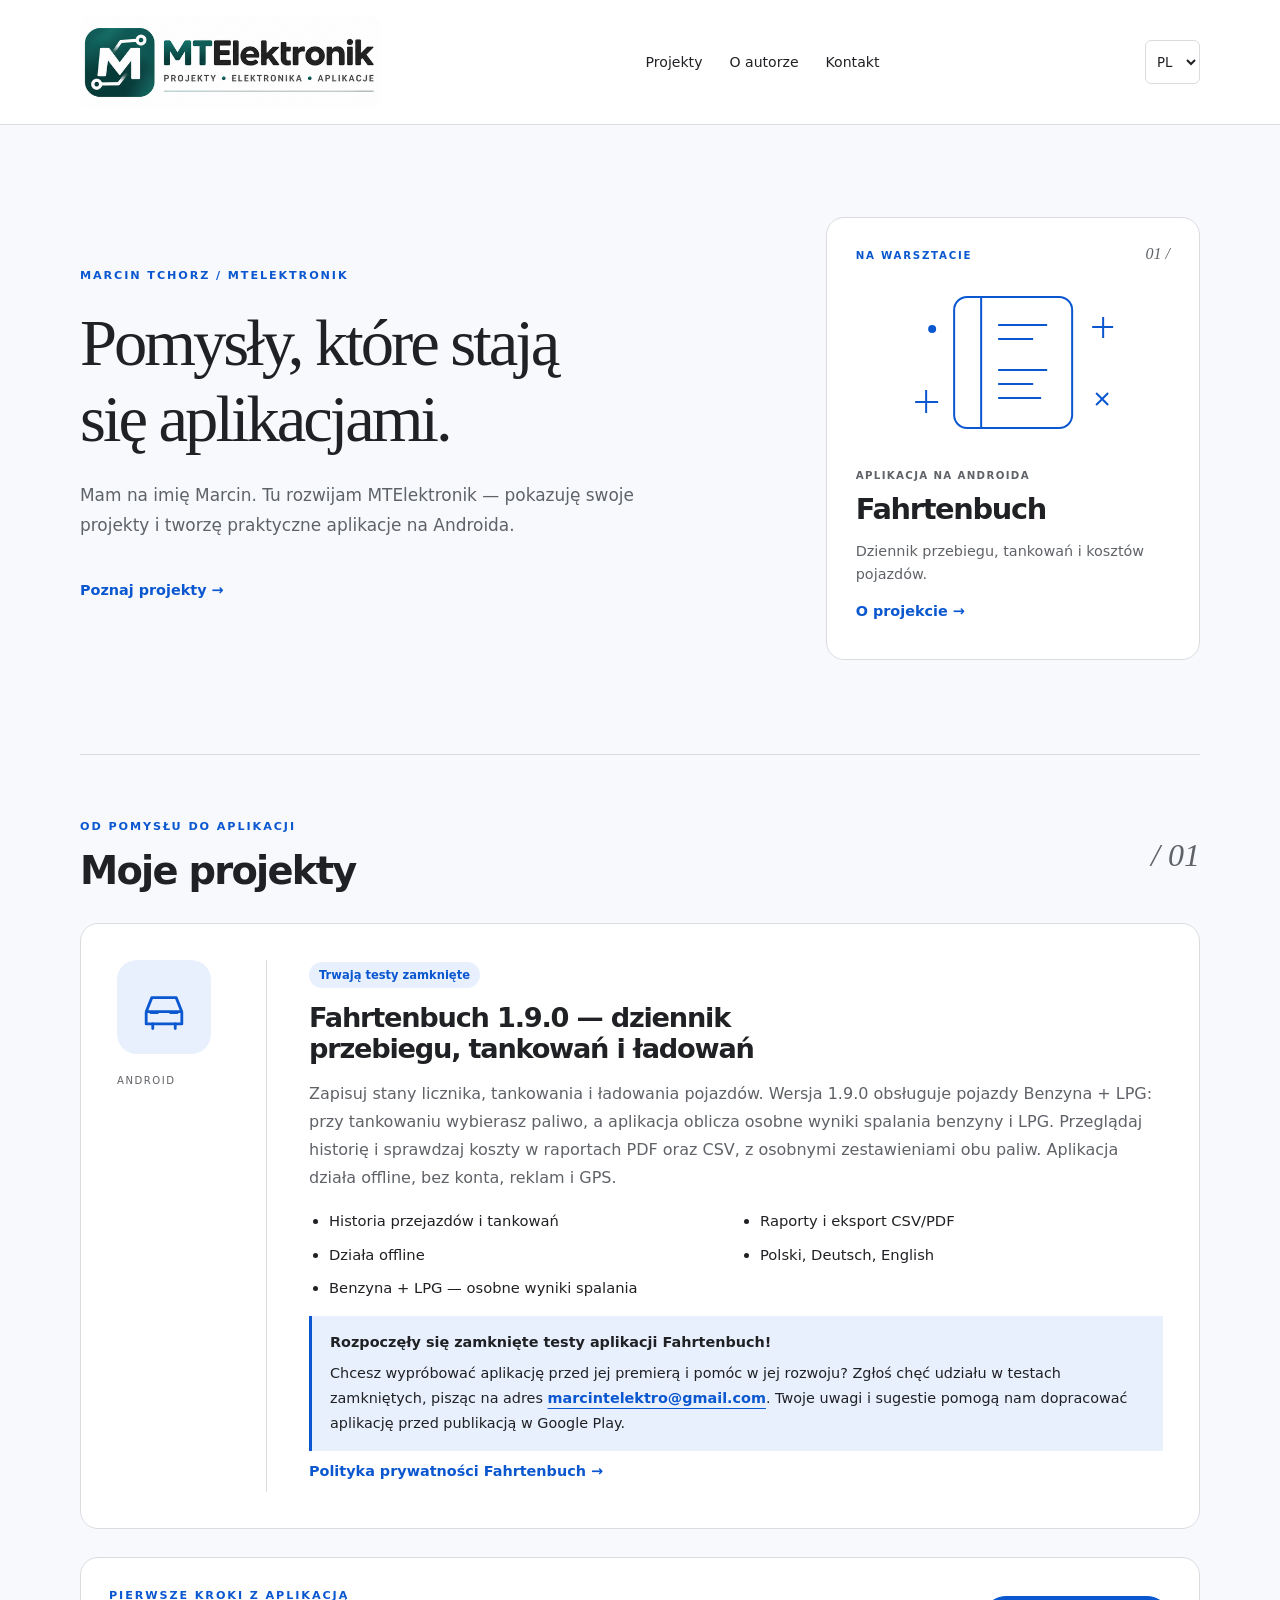
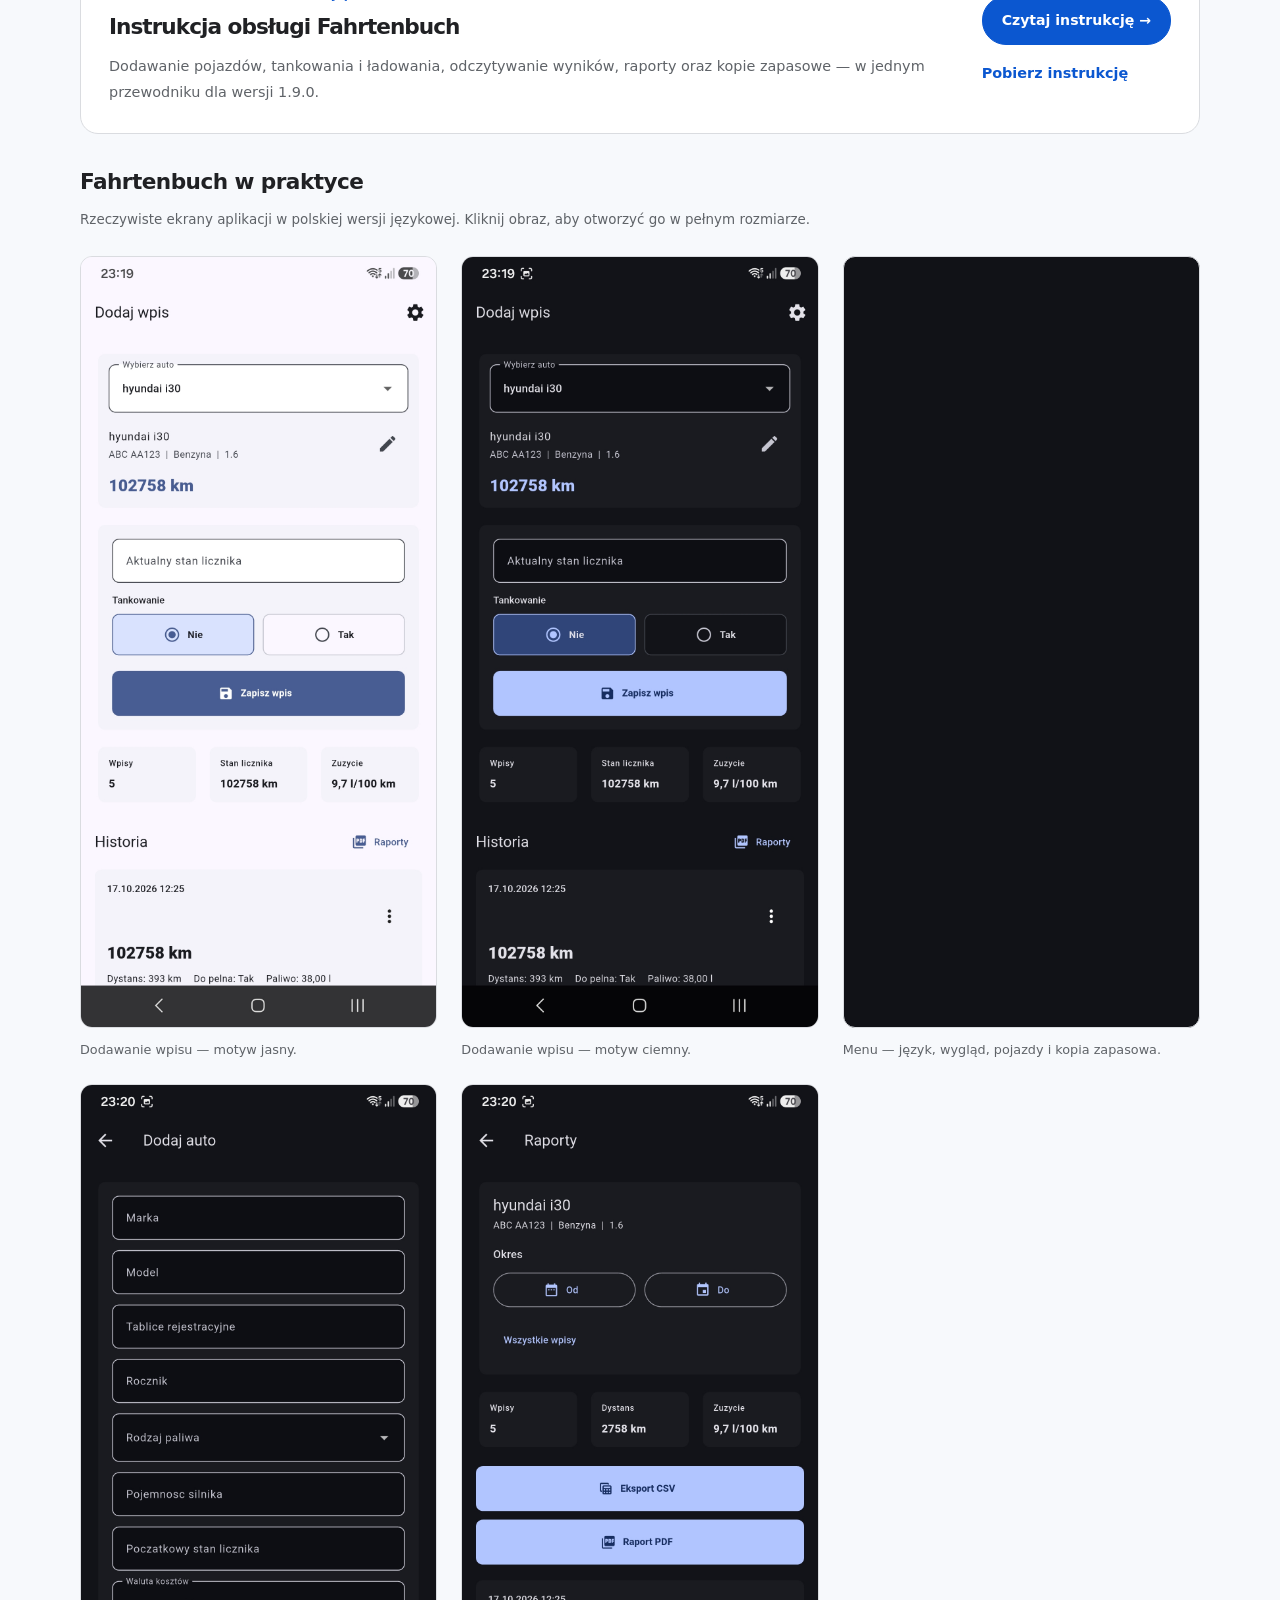
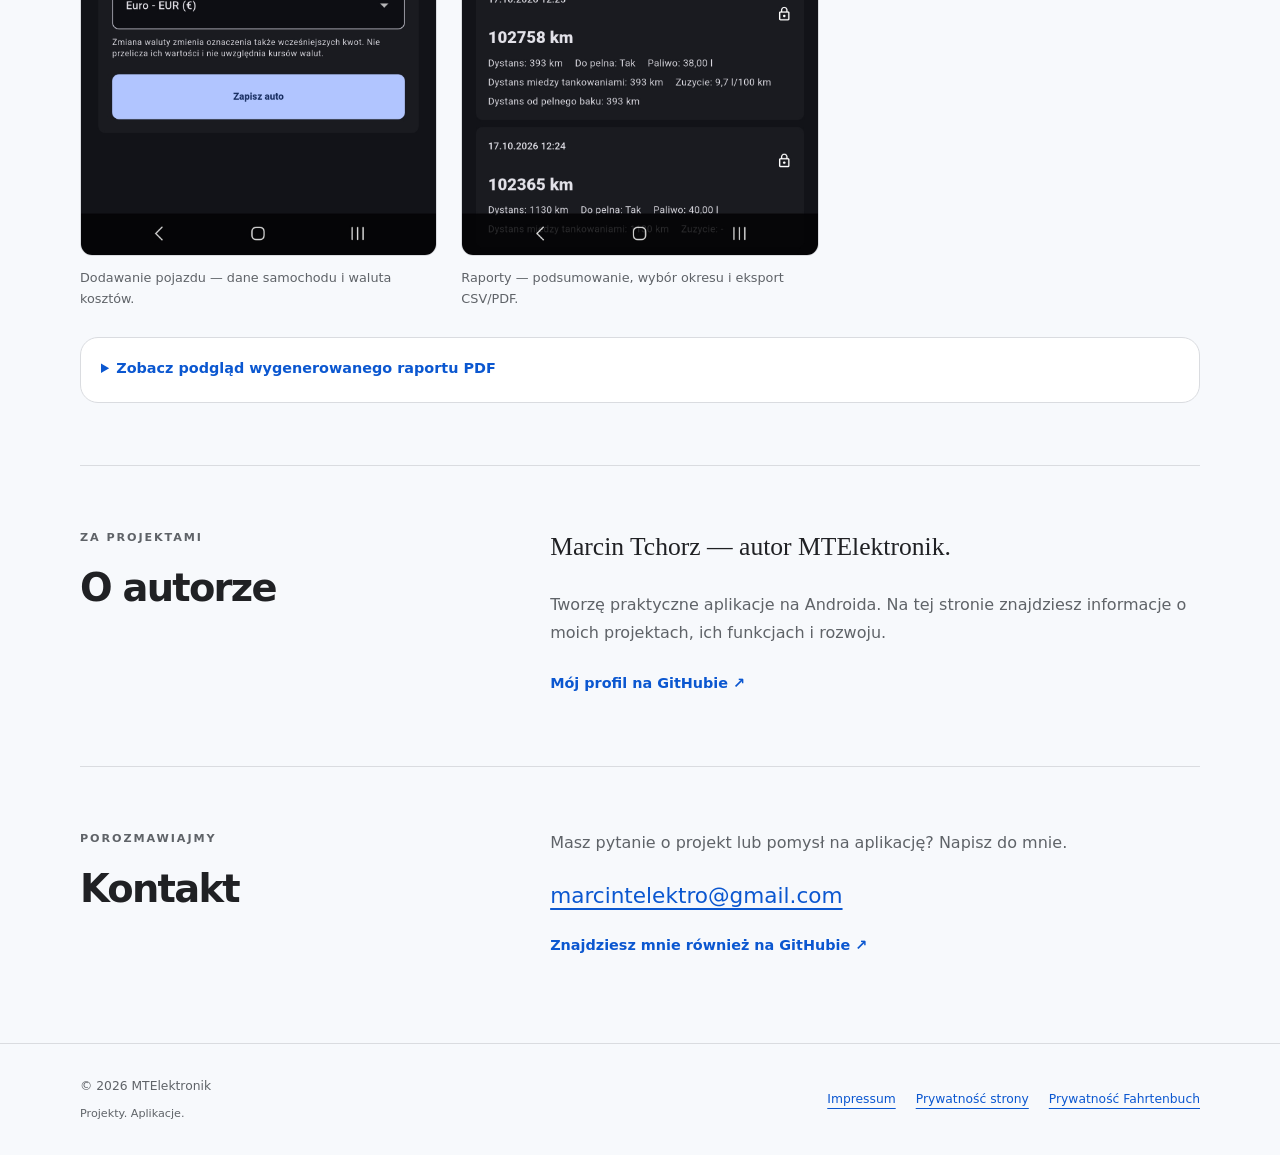
<file: index.html>
<!doctype html>
<html lang="pl">
<head>
<meta charset="utf-8"><meta name="viewport" content="width=device-width,initial-scale=1">
<meta name="description" content="Marcin Tchorz / MTElektronik. Osobista strona, projekty i praktyczne aplikacje na Androida.">
<meta name="theme-color" content="#f7f9fc">
<meta property="og:type" content="website"><meta property="og:title" content="MTElektronik — Marcin Tchorz | projekty i aplikacje"><meta property="og:description" content="Marcin Tchorz / MTElektronik. Osobista strona, projekty i praktyczne aplikacje na Androida."><meta property="og:url" content="https://mtelektronik.github.io/"><meta property="og:image" content="https://mtelektronik.github.io/assets/social-card.png"><meta name="twitter:card" content="summary_large_image">
<link rel="canonical" href="https://mtelektronik.github.io/"><link rel="icon" href="assets/favicon-mtelektronik.png" type="image/png"><link rel="apple-touch-icon" href="assets/favicon-mtelektronik.png"><link rel="stylesheet" href="assets/style.css">
<script defer src="assets/site-text.js"></script><script defer src="assets/app.js"></script>
<title>MTElektronik — Marcin Tchorz | projekty i aplikacje</title>
</head>
<body data-page="home">
<a class="skip" href="#main" data-i18n="skip">Przejdź do treści</a>
<header class="header"><div class="wrap nav">
<a class="brand" href="index.html"><img class="brand-logo" src="assets/logo-mtelektronik.png" width="552" height="171" alt="MTElektronik"></a>
<nav aria-label="Nawigacja główna" data-i18n-aria="navigation"><a href="#projects" data-i18n="navProjects">Projekty</a><a href="#about" data-i18n="navAbout">O autorze</a><a href="#contact" data-i18n="navContact">Kontakt</a></nav>
<label class="language"><span class="sr-only" data-i18n="language">Język</span><select id="lang" aria-label="Język" data-i18n-aria="language"><option value="pl">PL</option><option value="de">DE</option><option value="en">EN</option></select></label>
</div></header>
<main id="main">
<section class="hero wrap">
<div class="hero-copy"><p class="eyebrow" data-i18n="homeEyebrow">MARCIN TCHORZ / MTELEKTRONIK</p><h1 data-i18n="homeTitle">Pomysły, które stają się aplikacjami.</h1><p class="lead" data-i18n="homeDescription">Mam na imię Marcin. Tu rozwijam MTElektronik — pokazuję swoje projekty i tworzę praktyczne aplikacje na Androida.</p><div class="hero-actions"><a class="text-link" href="#projects" data-i18n="seeProjects">Poznaj projekty →</a></div></div>
<aside class="hero-note" aria-label="Na warsztacie" data-i18n-aria="workbench"><div class="note-top"><span class="eyebrow" data-i18n="workbench">NA WARSZTACIE</span><span class="note-number" aria-hidden="true">01 /</span></div><div class="note-symbol" aria-hidden="true"><svg viewBox="0 0 240 145" fill="none"><rect x="61" y="7" width="118" height="131" rx="13" stroke="currentColor" stroke-width="2"/><path d="M88 7v131M105 35h49M105 49h35M105 80h49M105 94h35M105 108h43" stroke="currentColor" stroke-width="2"/><circle cx="39" cy="39" r="4" fill="currentColor"/><path d="M22 112h23m-12-12v23M199 37h21m-10-10v21M203 103l12 12m0-12-12 12" stroke="currentColor" stroke-width="2"/></svg></div><p class="note-kicker" data-i18n="androidProject">APLIKACJA NA ANDROIDA</p><h2>Fahrtenbuch</h2><p data-i18n="noteDescription">Dziennik przebiegu, tankowań i kosztów pojazdów.</p><a class="text-link" href="#projects" data-i18n="projectDetails">O projekcie →</a></aside>
</section>
<section class="section wrap" id="projects" aria-labelledby="projects-title"><div class="sectionhead"><div><p class="eyebrow" data-i18n="projectsEyebrow">OD POMYSŁU DO APLIKACJI</p><h2 id="projects-title" data-i18n="projectsTitle">Moje projekty</h2></div><span class="section-index" aria-hidden="true">/ 01</span></div><article class="appcard"><div class="project-label"><div class="appicon" aria-hidden="true"><svg viewBox="0 0 64 64" fill="none"><path d="M13 37l6-15h26l6 15M13 37h38v13H13V37Z" stroke="currentColor" stroke-width="3" stroke-linejoin="round"/><path d="M20 50v5m24-5v5M18 38h7m14 0h7" stroke="currentColor" stroke-width="3" stroke-linecap="round"/></svg></div><span class="project-platform">ANDROID</span></div><div><span class="pill" data-i18n="closedTesting">Trwają testy zamknięte</span><h3 data-i18n="fahrtenbuchHeading">Fahrtenbuch 1.9.0 — dziennik przebiegu, tankowań i ładowań</h3><p data-i18n="appDesc">Zapisuj stany licznika, tankowania i ładowania pojazdów. Wersja 1.9.0 obsługuje pojazdy Benzyna + LPG: przy tankowaniu wybierasz paliwo, a aplikacja oblicza osobne wyniki spalania benzyny i LPG. Przeglądaj historię i sprawdzaj koszty w raportach PDF oraz CSV, z osobnymi zestawieniami obu paliw. Aplikacja działa offline, bez konta, reklam i GPS.</p><ul class="features"><li data-i18n="feature1">Historia przejazdów i tankowań</li><li data-i18n="feature2">Raporty i eksport CSV/PDF</li><li data-i18n="feature3">Działa offline</li><li data-i18n="feature4">Polski, Deutsch, English</li><li data-i18n="featureDualFuel">Benzyna + LPG — osobne wyniki spalania</li></ul><div class="release-note"><strong data-i18n="testingTitle">Rozpoczęły się zamknięte testy aplikacji Fahrtenbuch!</strong><p><span data-i18n="testingInvitation">Chcesz wypróbować aplikację przed jej premierą i pomóc w jej rozwoju? Zgłoś chęć udziału w testach zamkniętych, pisząc na adres</span> <a href="mailto:marcintelektro@gmail.com">marcintelektro@gmail.com</a>. <span data-i18n="testingFeedback">Twoje uwagi i sugestie pomogą nam dopracować aplikację przed publikacją w Google Play.</span></p></div><a class="text-link" href="fahrtenbuch-privacy.html" data-i18n="appPrivacy">Polityka prywatności Fahrtenbuch →</a></div></article><aside class="manual-callout" aria-labelledby="manual-callout-title"><div><p class="eyebrow" data-i18n="manualEyebrow">PIERWSZE KROKI Z APLIKACJĄ</p><h3 id="manual-callout-title" data-i18n="manualTitle">Instrukcja obsługi Fahrtenbuch</h3><p data-i18n="manualDescription">Dodawanie pojazdów, tankowania i ładowania, odczytywanie wyników, raporty oraz kopie zapasowe — w jednym przewodniku. Dla wersji 1.9.0.</p></div><div class="manual-actions"><a class="button" href="fahrtenbuch-instrukcja.html" data-i18n="manualRead">Czytaj instrukcję →</a><a class="text-link" href="docs/fahrtenbuch-instrukcja-1.9.0-pl.md" download data-i18n="manualDownload">Pobierz instrukcję</a></div></aside><div class="project-gallery" aria-labelledby="gallery-title">
<div class="gallery-heading"><h3 id="gallery-title" data-i18n="galleryTitle">Fahrtenbuch w praktyce</h3><p class="subtle" data-i18n="galleryIntro">Rzeczywiste ekrany aplikacji w polskiej wersji językowej. Kliknij obraz, aby otworzyć go w pełnym rozmiarze.</p></div>
<div class="screenshots">
<figure><a href="assets/fahrtenbuch/wpis-jasny-demo.jpg" aria-labelledby="shot-light"><img src="assets/fahrtenbuch/wpis-jasny-demo.jpg" width="1080" height="2340" loading="lazy" decoding="async" alt="Fahrtenbuch: dodawanie wpisu w jasnym motywie, z przykładowym numerem rejestracyjnym ABC AA123." lang="pl"></a><figcaption id="shot-light" data-i18n="shotLight">Dodawanie wpisu — motyw jasny.</figcaption></figure>
<figure><a href="assets/fahrtenbuch/wpis-ciemny-demo.jpg" aria-labelledby="shot-dark"><img src="assets/fahrtenbuch/wpis-ciemny-demo.jpg" width="1080" height="2340" loading="lazy" decoding="async" alt="Fahrtenbuch: dodawanie wpisu w ciemnym motywie, z przykładowym numerem rejestracyjnym ABC AA123." lang="pl"></a><figcaption id="shot-dark" data-i18n="shotDark">Dodawanie wpisu — motyw ciemny.</figcaption></figure>
<figure><a href="assets/fahrtenbuch/menu-demo.jpg" aria-labelledby="shot-menu"><img src="assets/fahrtenbuch/menu-demo.jpg" width="1080" height="2340" loading="lazy" decoding="async" alt="Fahrtenbuch: menu z wyborem języka, wyglądu, pojazdów, raportów i kopii zapasowej." lang="pl"></a><figcaption id="shot-menu" data-i18n="shotMenu">Menu — język, wygląd, pojazdy i kopia zapasowa.</figcaption></figure>
<figure><a href="assets/fahrtenbuch/dodaj-auto-demo.jpg" aria-labelledby="shot-vehicle"><img src="assets/fahrtenbuch/dodaj-auto-demo.jpg" width="1080" height="2340" loading="lazy" decoding="async" alt="Fahrtenbuch: pusty formularz dodawania pojazdu z wyborem waluty kosztów." lang="pl"></a><figcaption id="shot-vehicle" data-i18n="shotVehicle">Dodawanie pojazdu — dane samochodu i waluta kosztów.</figcaption></figure>
<figure><a href="assets/fahrtenbuch/raporty-demo.jpg" aria-labelledby="shot-reports"><img src="assets/fahrtenbuch/raporty-demo.jpg" width="1080" height="2340" loading="lazy" decoding="async" alt="Fahrtenbuch: wybór okresu raportu, podsumowanie oraz eksport CSV i PDF, z przykładowym numerem rejestracyjnym ABC AA123." lang="pl"></a><figcaption id="shot-reports" data-i18n="shotReports">Raporty — podsumowanie, wybór okresu i eksport CSV/PDF.</figcaption></figure>
</div>
<details class="report-preview"><summary data-i18n="pdfPreview">Zobacz podgląd wygenerowanego raportu PDF</summary><figure><a href="assets/fahrtenbuch/raport-pdf-zamaskowany.png" aria-labelledby="shot-pdf"><img src="assets/fahrtenbuch/raport-pdf-zamaskowany.png" width="1080" height="779" loading="lazy" decoding="async" alt="Raport przebiegu: podsumowanie dystansu, paliwa i kosztów oraz tabela wpisów. Numer rejestracyjny zamaskowany." lang="pl"></a><figcaption id="shot-pdf" data-i18n="shotPdf">Podgląd raportu PDF — podsumowanie i tabela wpisów; numer rejestracyjny zamaskowany.</figcaption></figure></details>
</div>
</section>
<section class="section wrap two" id="about"><div><p class="eyebrow" data-i18n="aboutEyebrow">ZA PROJEKTAMI</p><h2 data-i18n="navAbout">O autorze</h2></div><div><p class="about-lead" data-i18n="authorIntro">Marcin Tchorz — autor MTElektronik.</p><p data-i18n="authorText">Tworzę praktyczne aplikacje na Androida. Na tej stronie znajdziesz informacje o moich projektach, ich funkcjach i rozwoju.</p><a class="text-link" href="https://github.com/mtelektronik" data-i18n="githubProfile">Mój profil na GitHubie ↗</a></div></section>
<section class="section wrap two" id="contact"><div><p class="eyebrow" data-i18n="contactEyebrow">POROZMAWIAJMY</p><h2 data-i18n="contactTitle">Kontakt</h2></div><div><p data-i18n="newContactText">Masz pytanie o projekt lub pomysł na aplikację? Napisz do mnie.</p><p class="contact-email"><a href="mailto:marcintelektro@gmail.com">marcintelektro@gmail.com</a></p><a class="text-link" href="https://github.com/mtelektronik" data-i18n="contactGithub">Znajdziesz mnie również na GitHubie ↗</a></div></section>
</main>
<footer class="footer"><div class="wrap foot"><span>© <span id="year">2026</span> MTElektronik<span class="footer-caption" data-i18n="footerCaption">Projekty. Aplikacje.</span></span><div><a href="impressum.html" data-i18n="impressum">Impressum</a><a href="privacy.html" data-i18n="sitePrivacy">Prywatność strony</a><a href="fahrtenbuch-privacy.html" data-i18n="appPrivacyShort">Prywatność Fahrtenbuch</a></div></div></footer>
</body></html>
</file>
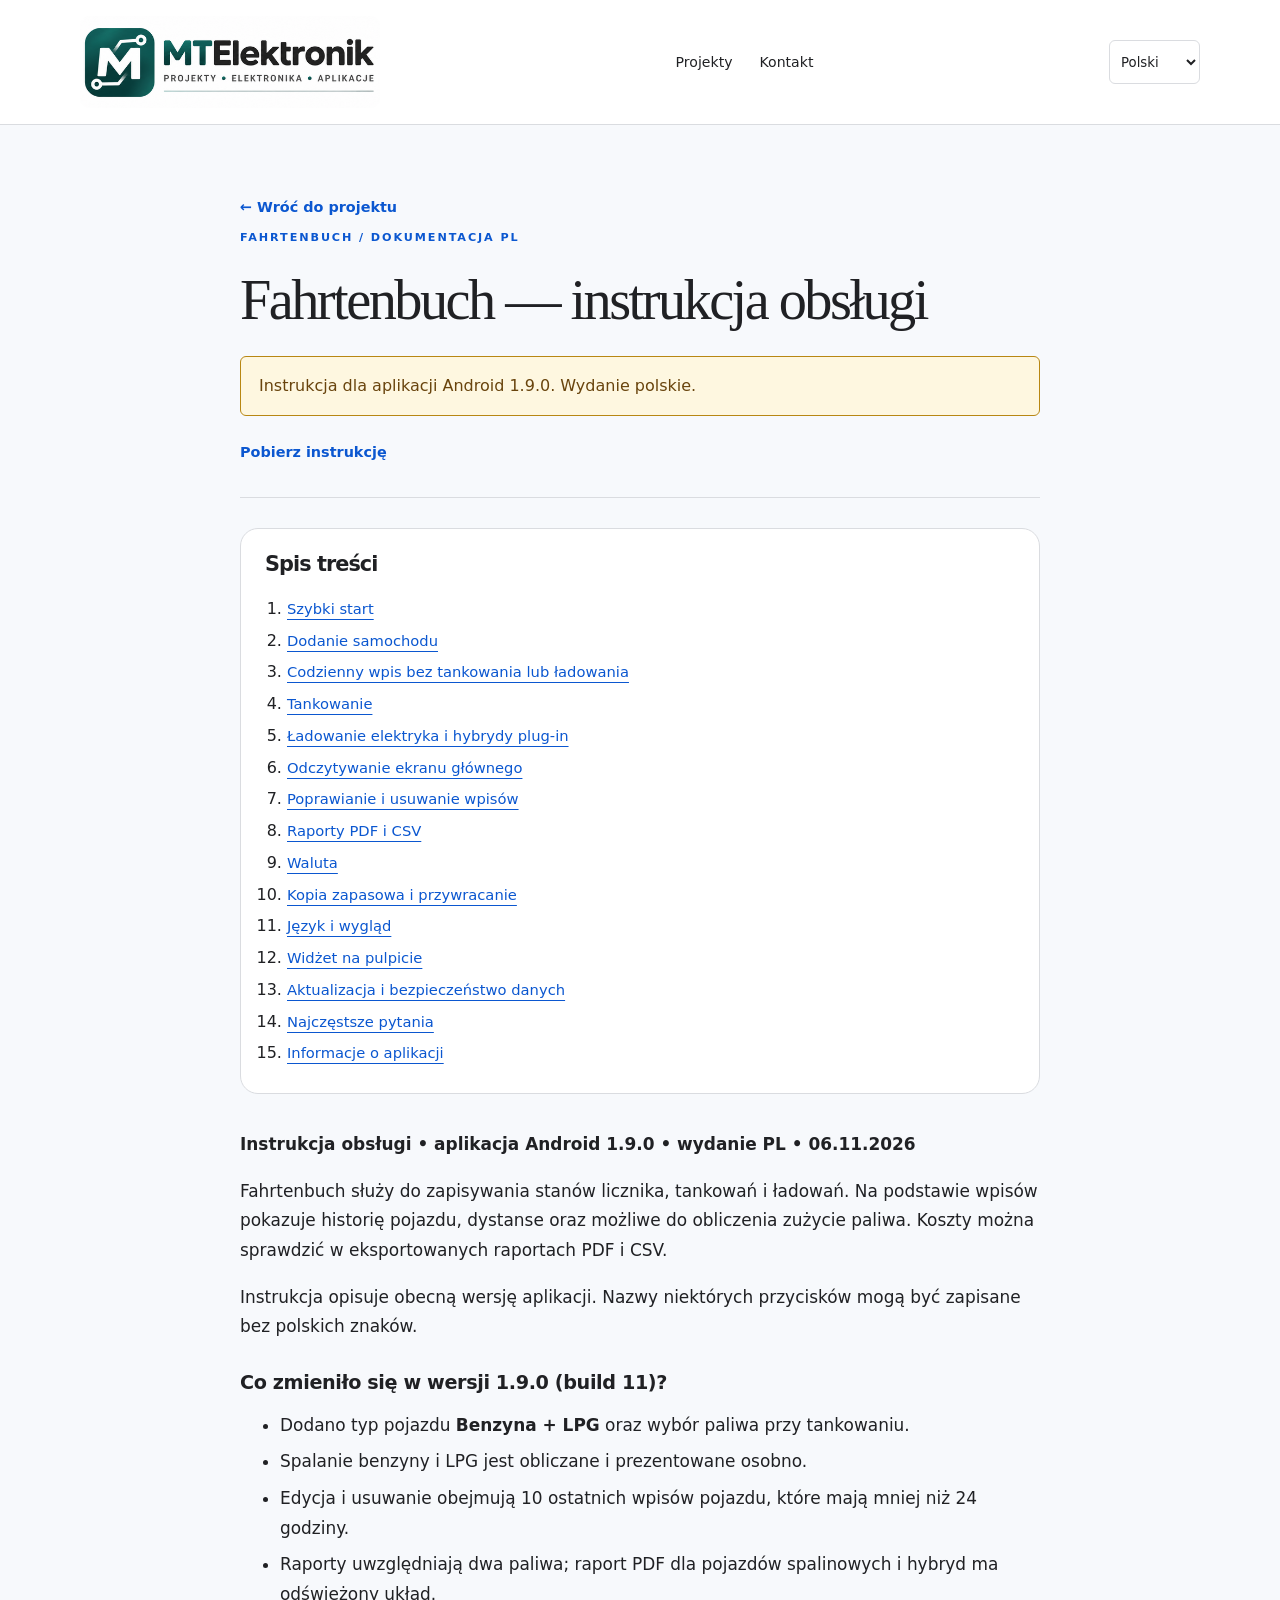
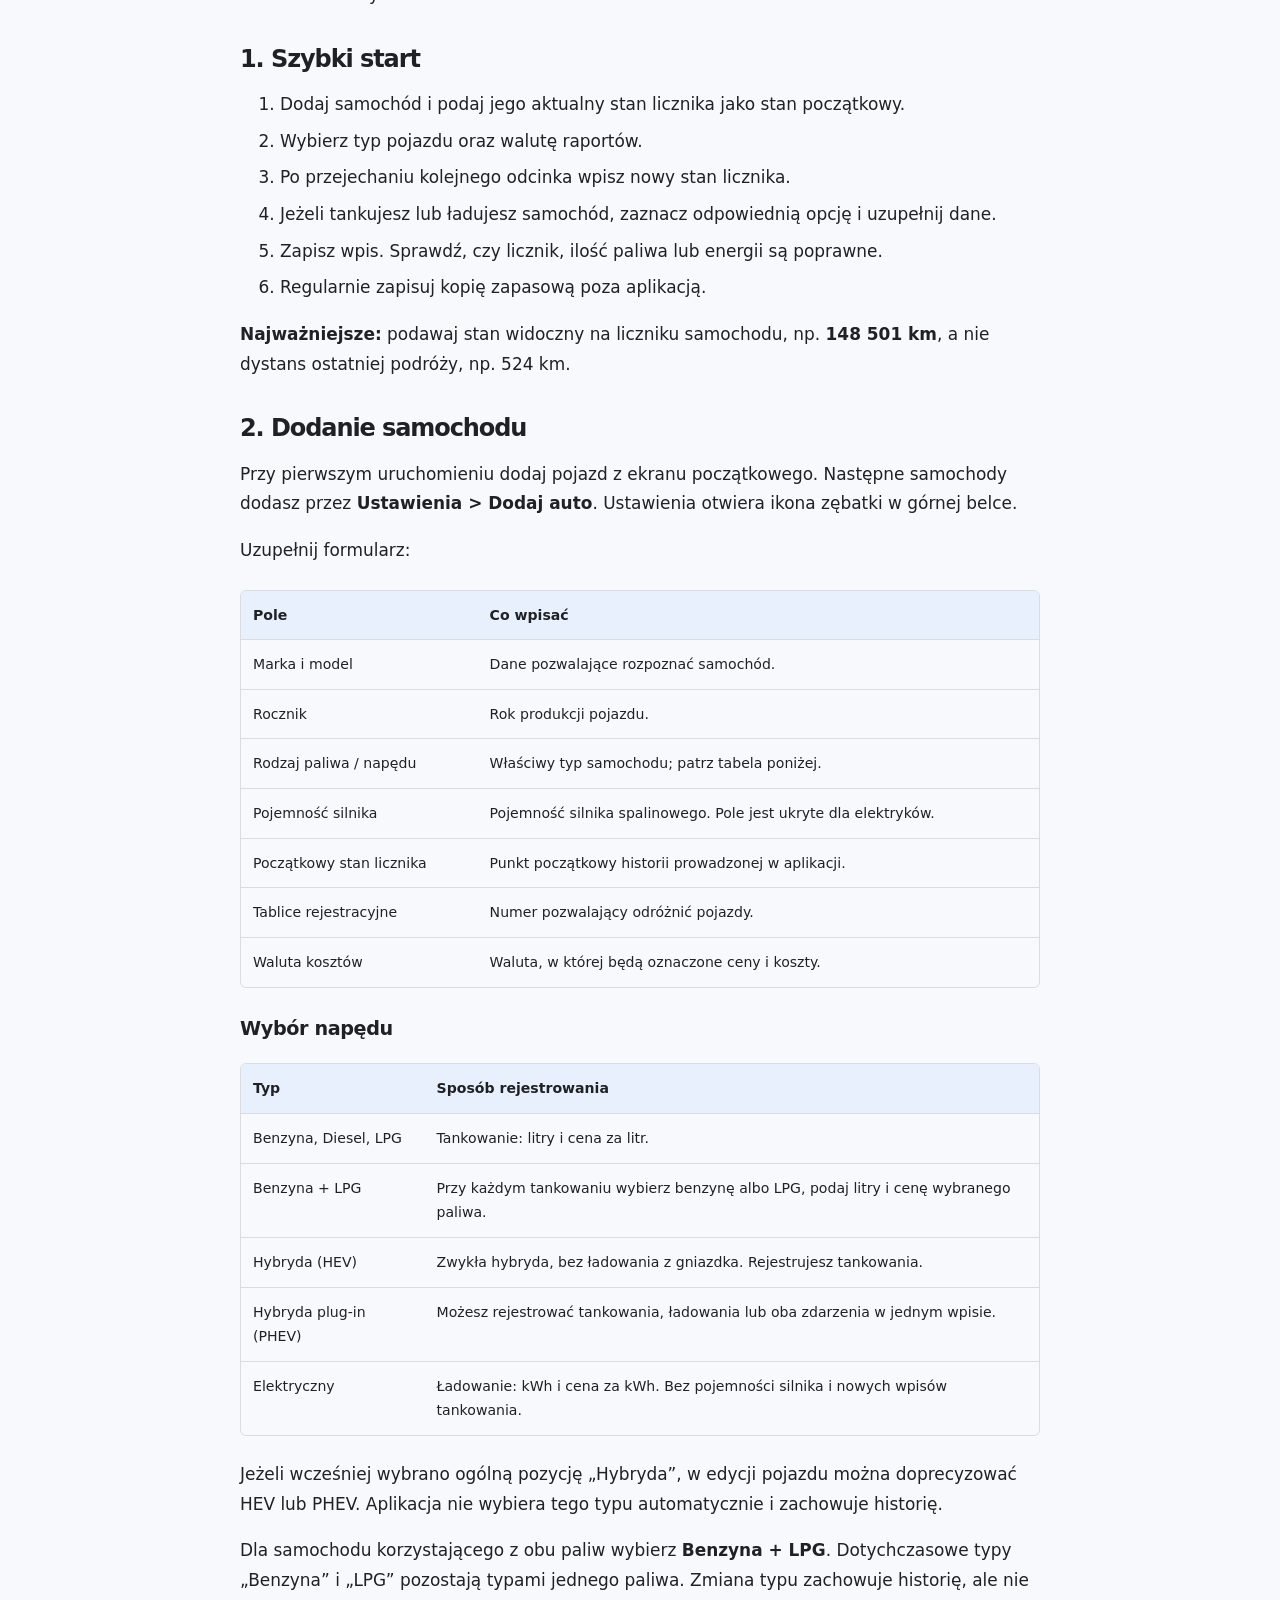
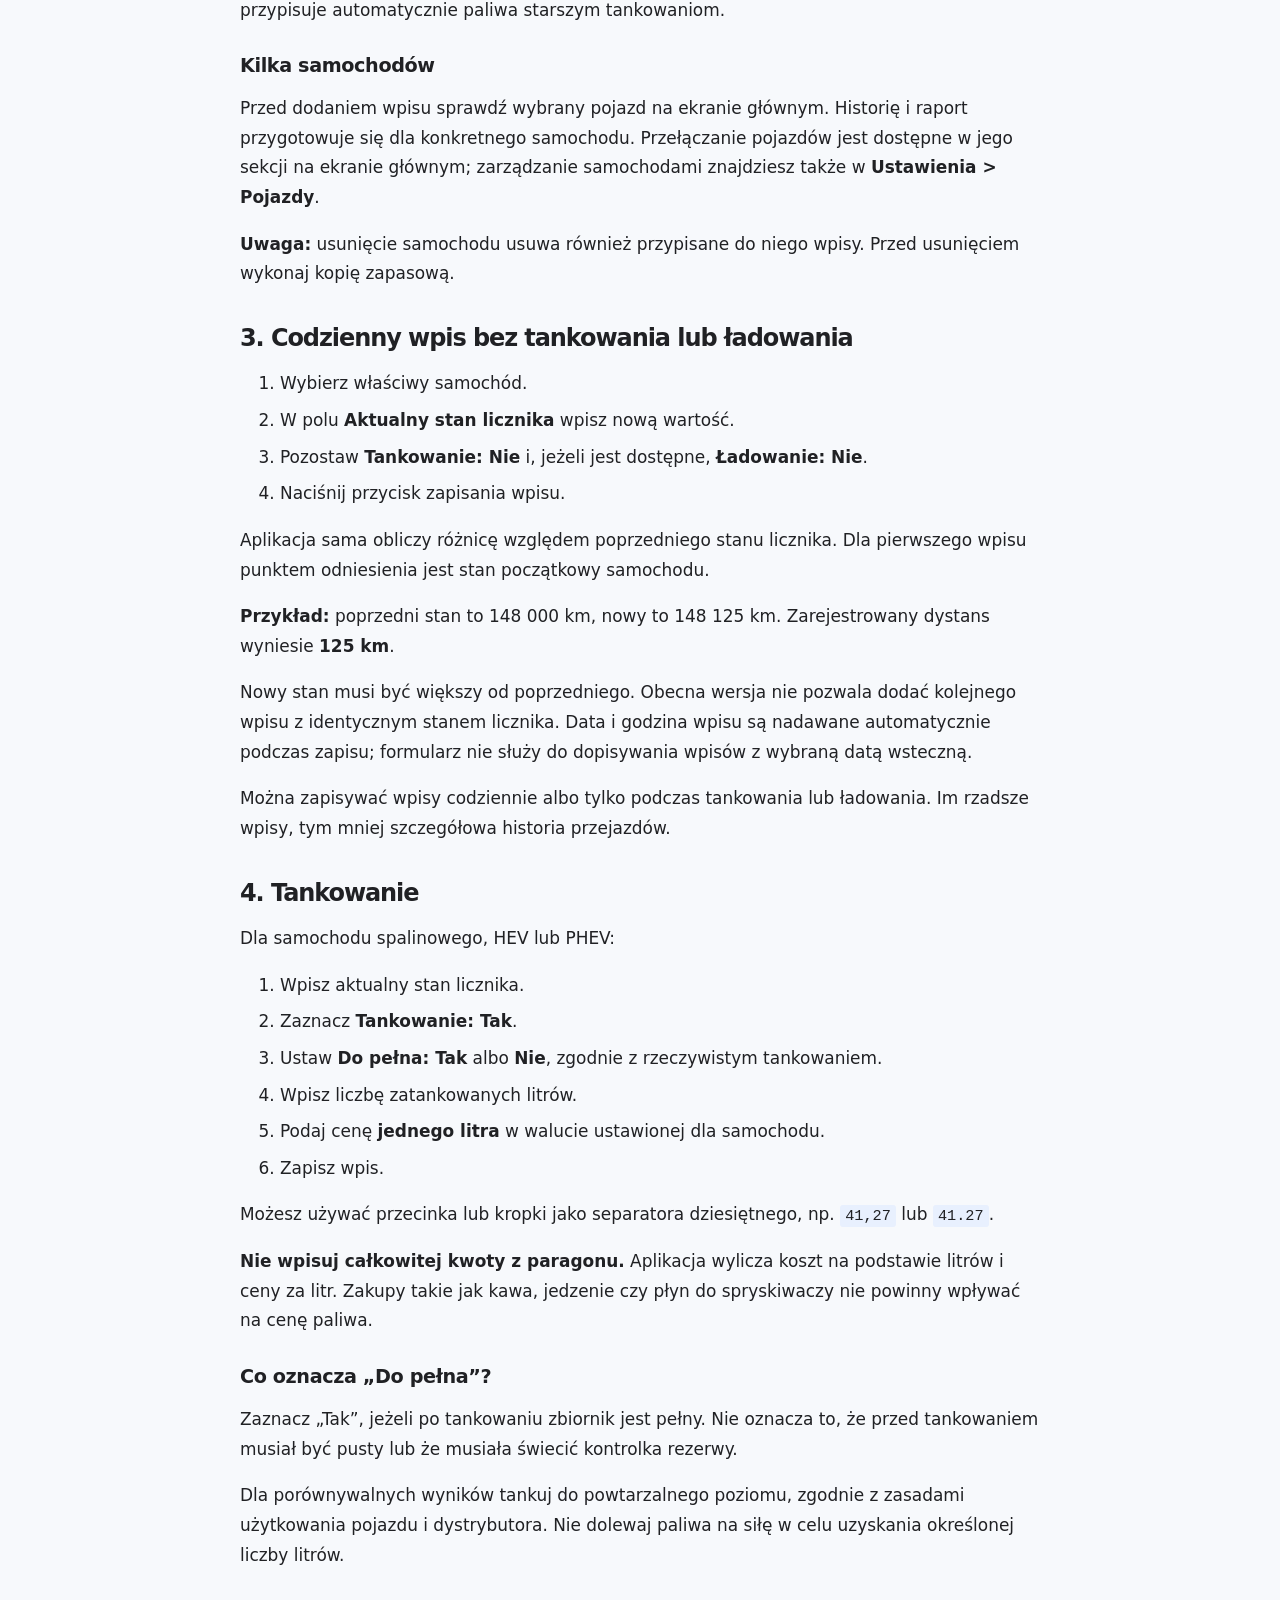
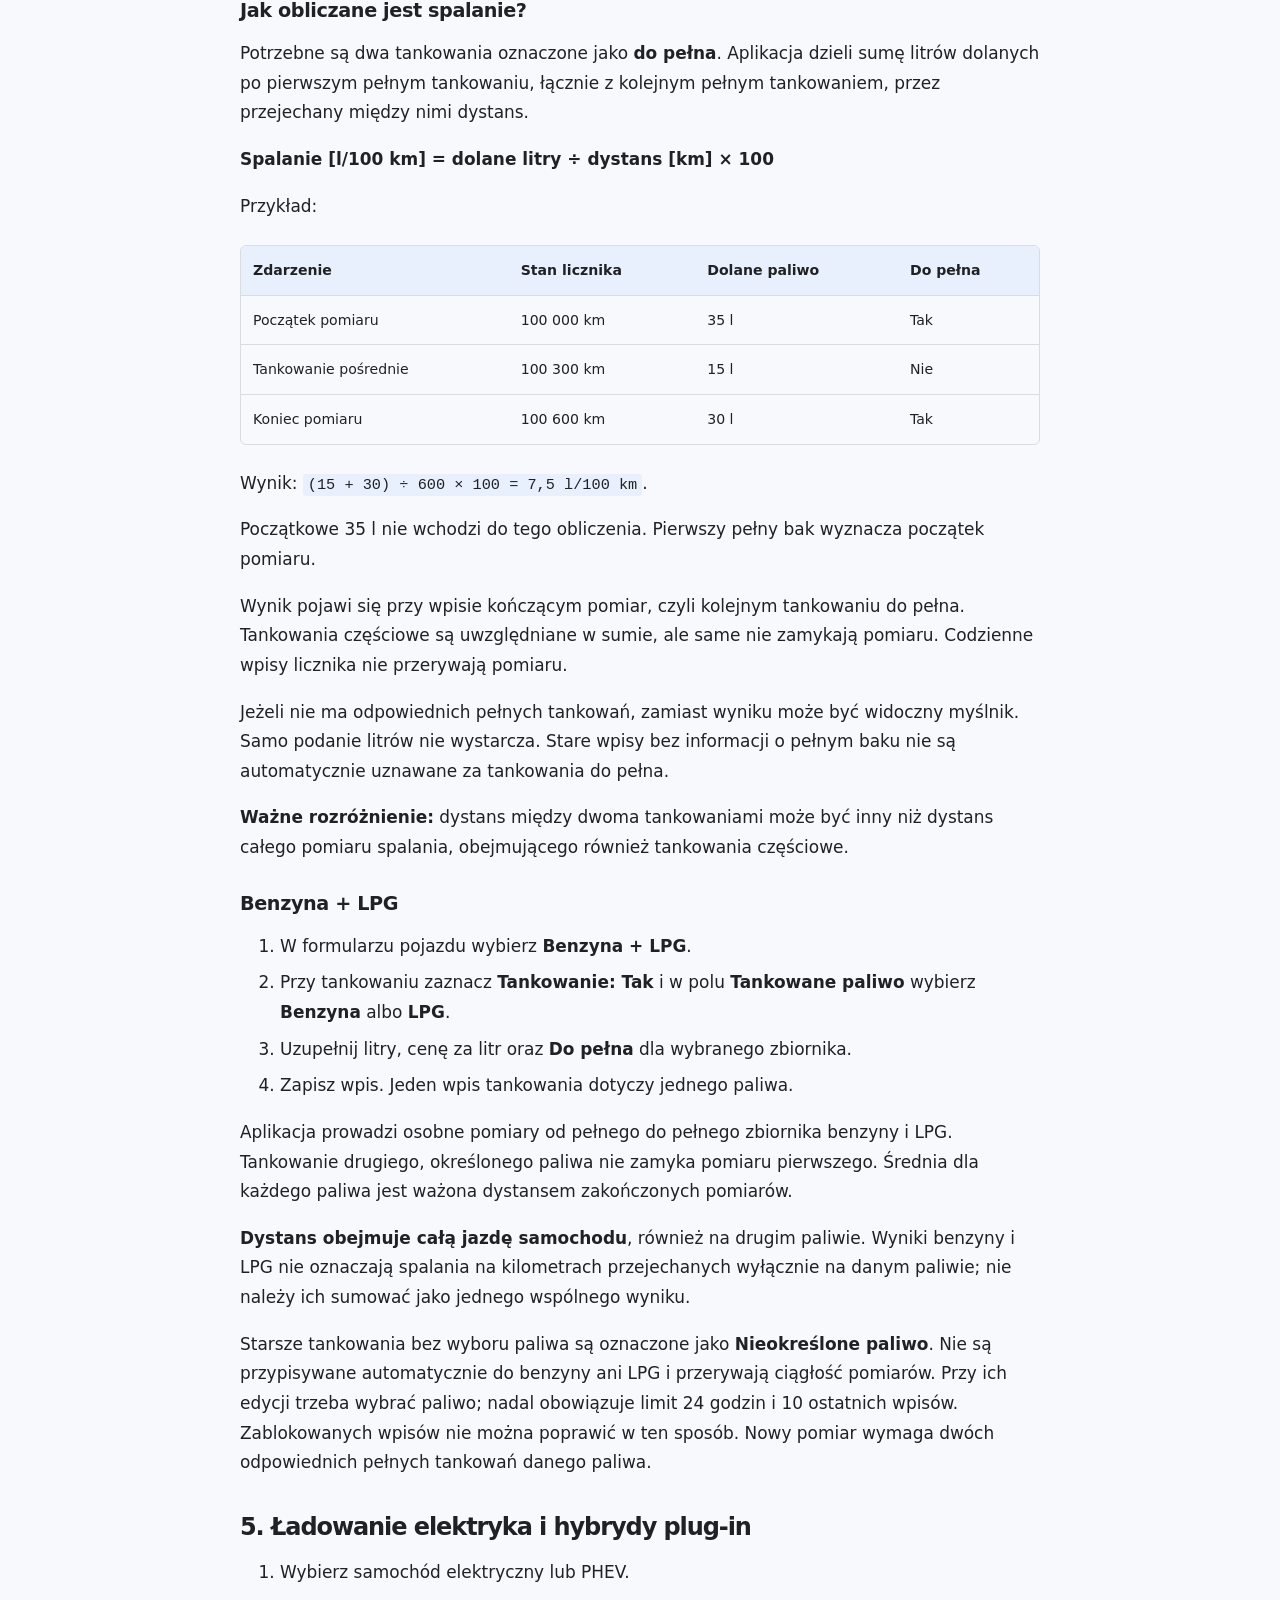
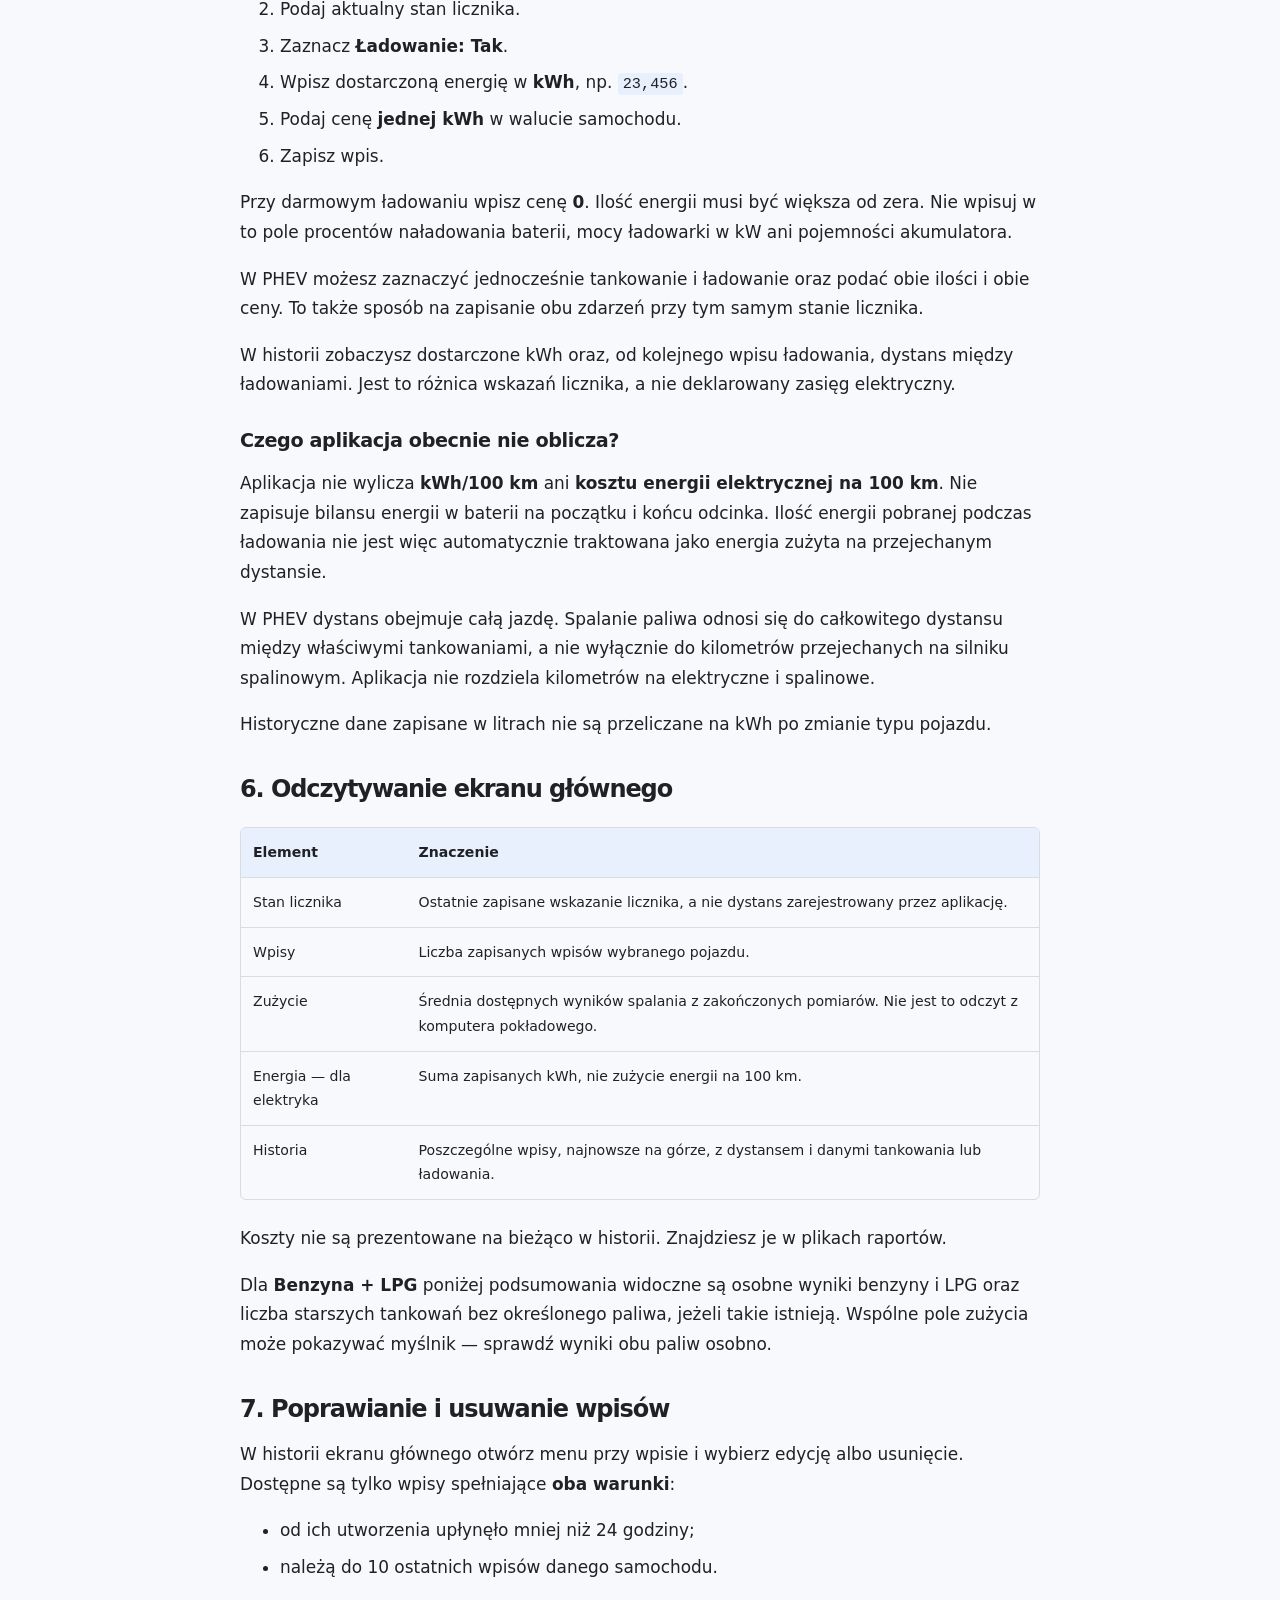
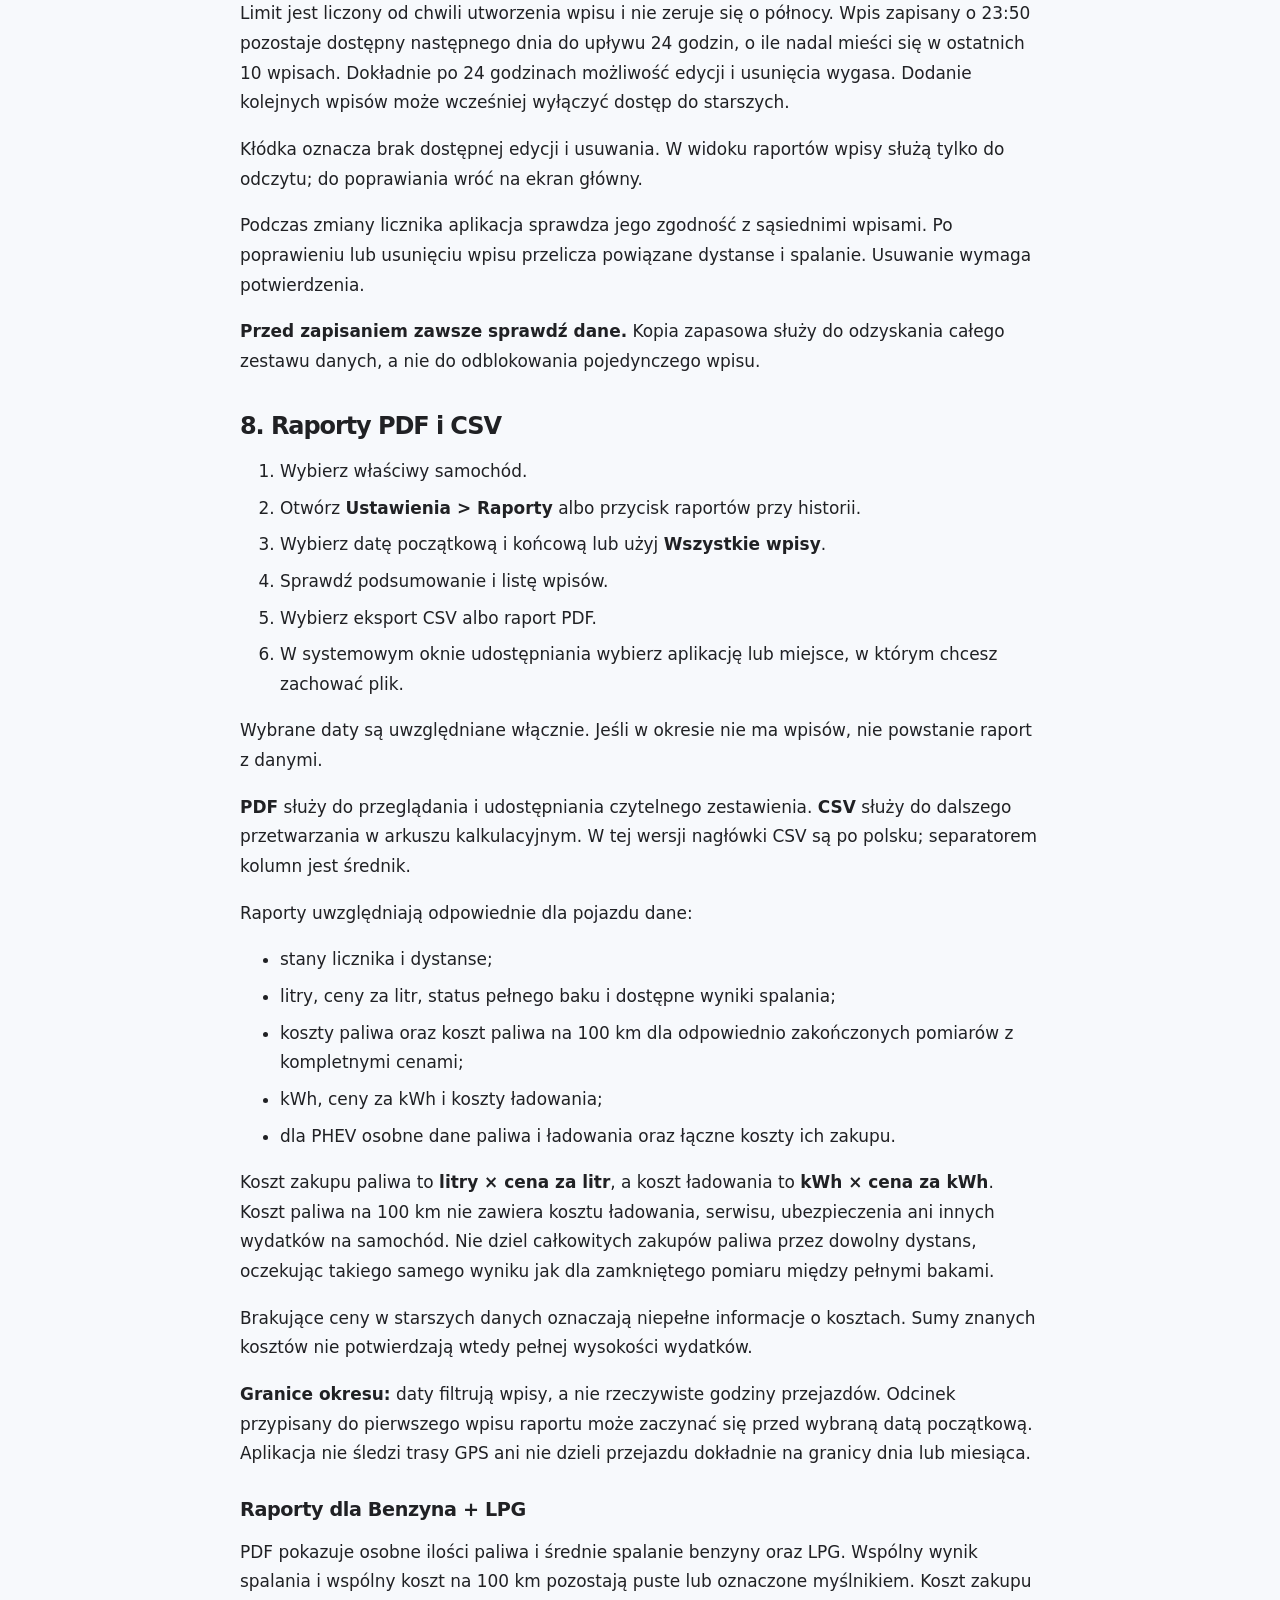
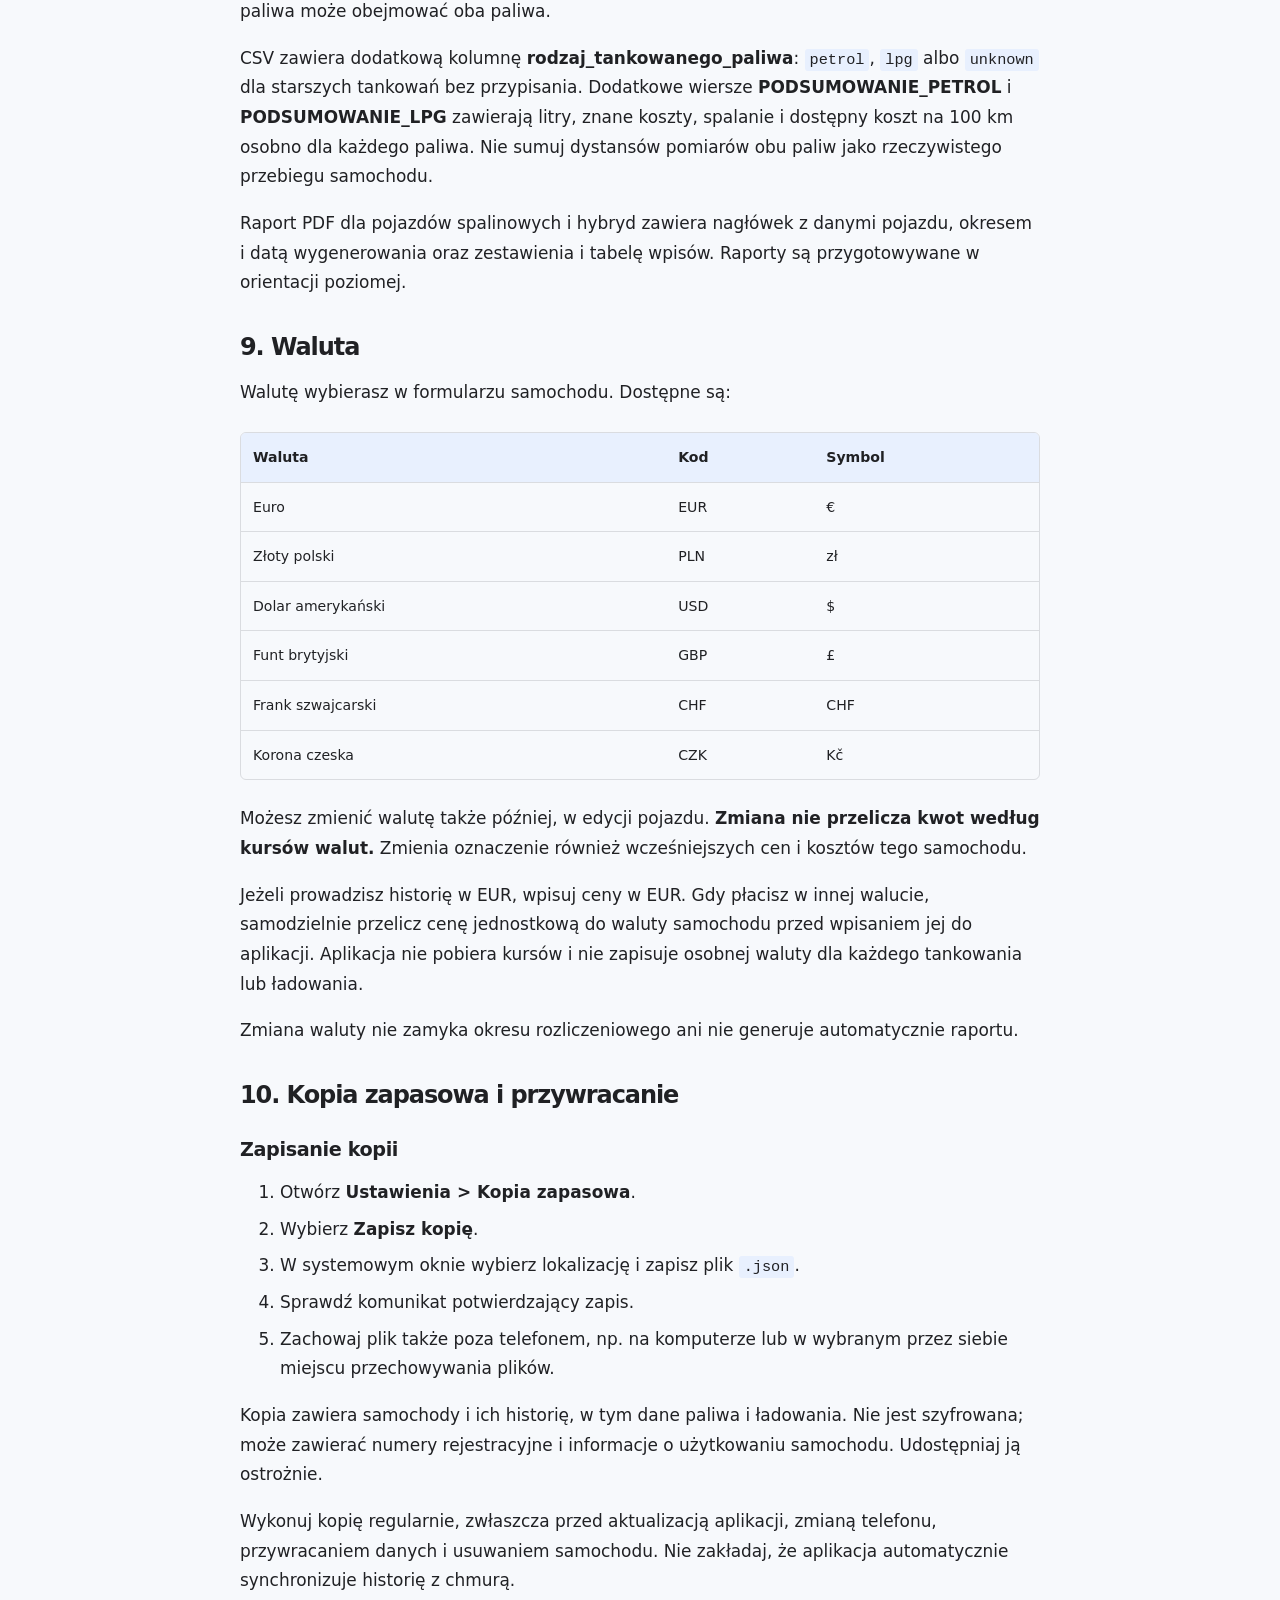
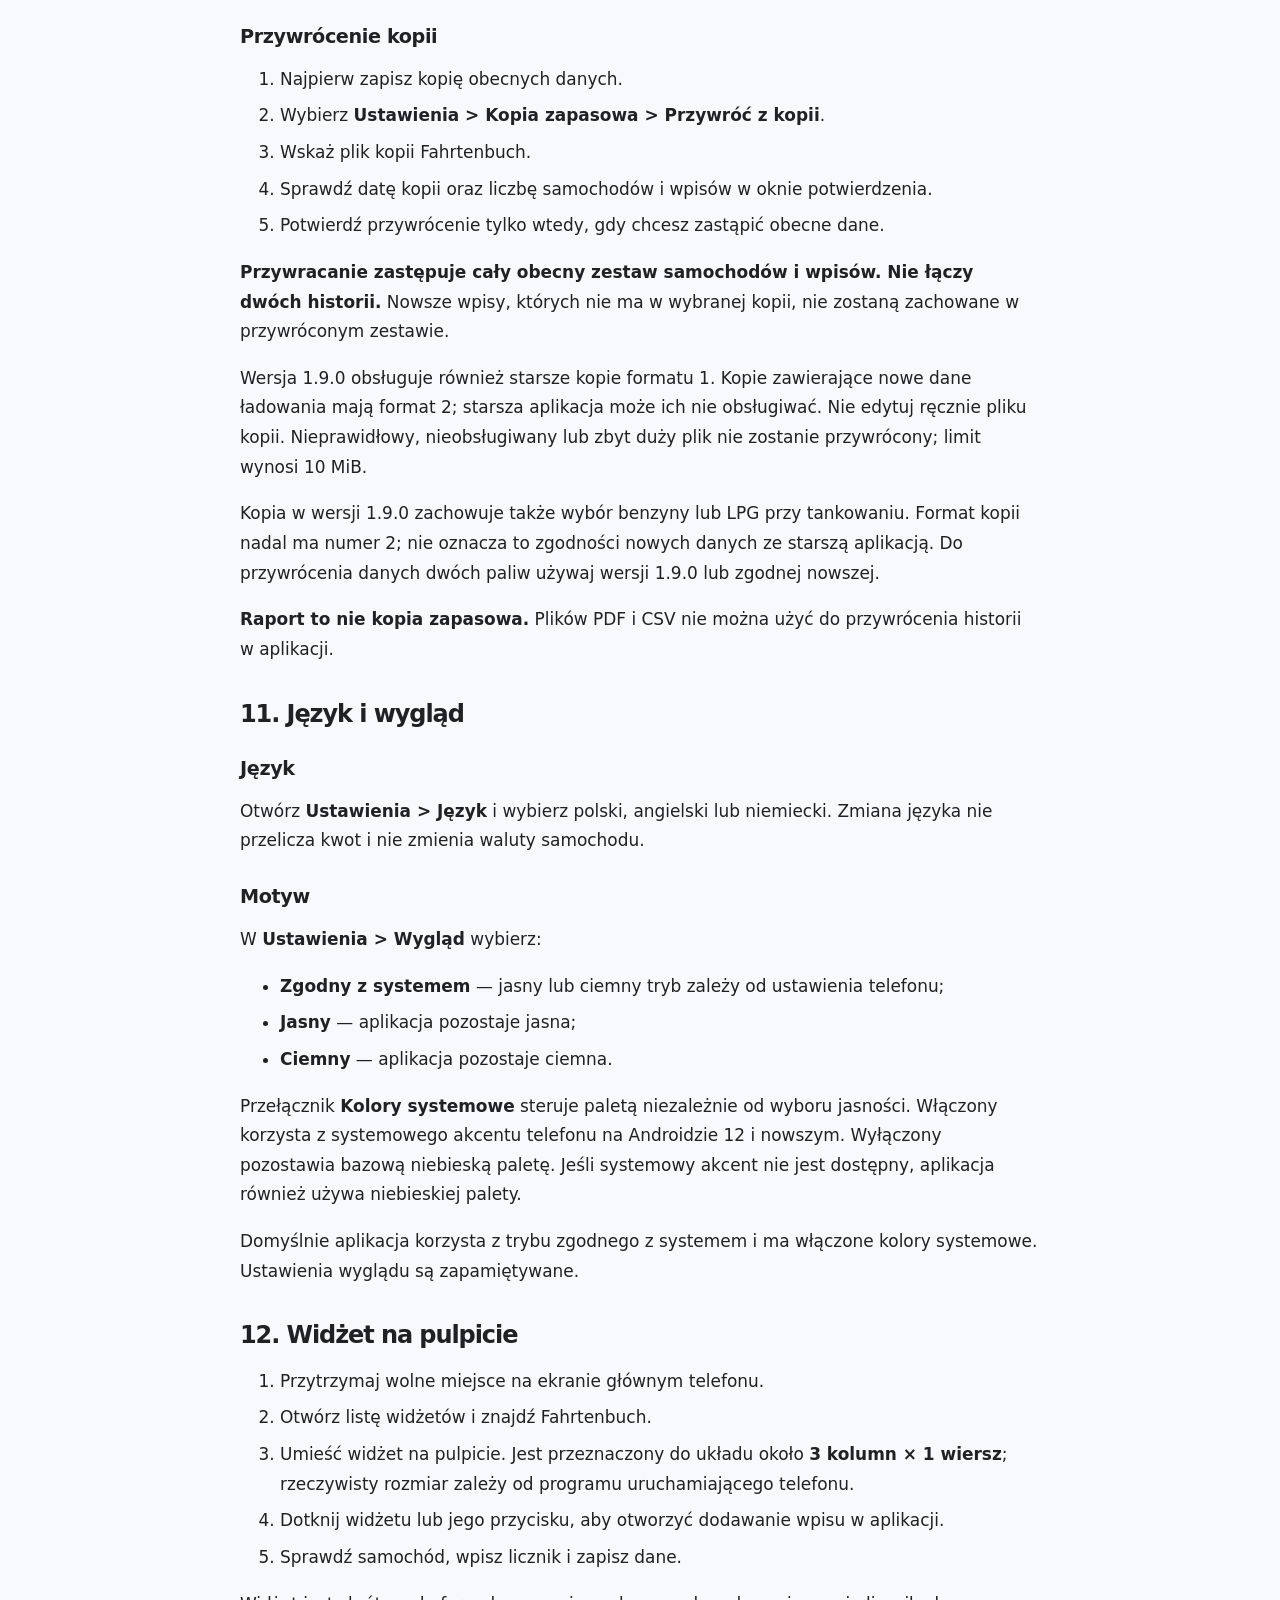
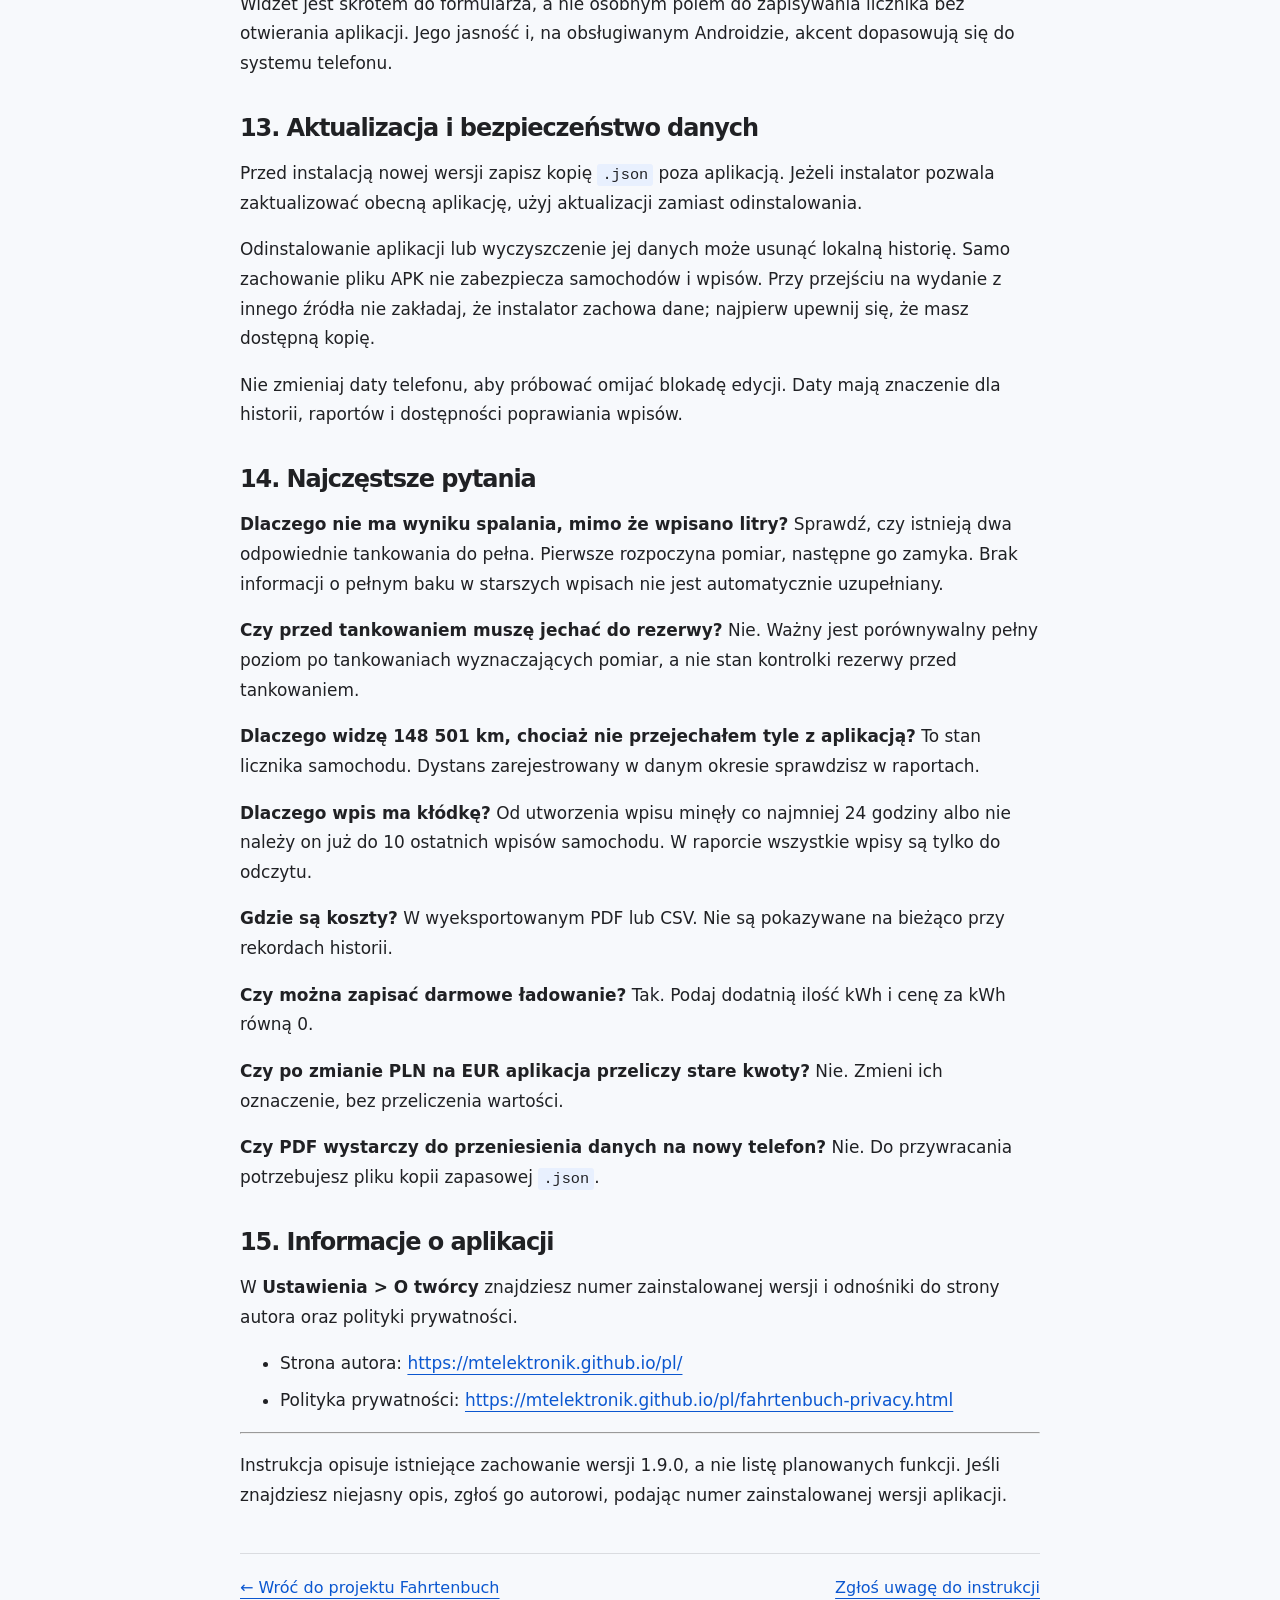
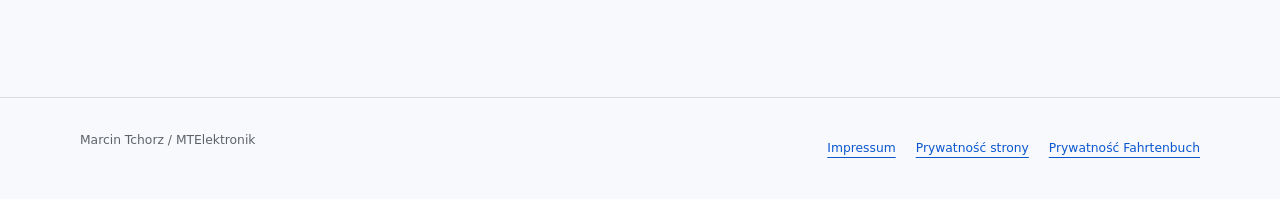
<file: fahrtenbuch-instrukcja.html>
<!doctype html>
<html lang="pl"><head><meta charset="utf-8"><meta name="viewport" content="width=device-width,initial-scale=1"><title>Fahrtenbuch — instrukcja obsługi 1.9.0 | MTElektronik</title><meta name="description" content="Instrukcja obsługi Fahrtenbuch 1.9.0: pojazdy, tankowania, ładowania, raporty CSV/PDF i kopie zapasowe."><link rel="canonical" href="https://mtelektronik.github.io/fahrtenbuch-instrukcja.html"><link rel="icon" href="assets/favicon-mtelektronik.png" type="image/png"><link rel="apple-touch-icon" href="assets/favicon-mtelektronik.png"><link rel="stylesheet" href="assets/style.css"><script src="assets/site-text.js" defer></script><script src="assets/app.js" defer></script></head><body data-page="manual"><a class="skip" href="#main">Przejdź do treści</a><header class="header"><div class="wrap nav"><a class="brand" href="index.html"><img class="brand-logo" src="assets/logo-mtelektronik.png" width="552" height="171" alt="MTElektronik"></a><nav aria-label="Nawigacja główna"><a href="index.html#projects">Projekty</a><a href="index.html#contact">Kontakt</a></nav><label class="language"><span class="sr-only">Język</span><select id="lang" aria-label="Język"><option value="pl" selected>Polski</option><option value="de">Deutsch</option><option value="en">English</option></select></label></div></header><main id="main" class="wrap article manual"><header class="article-header"><a class="text-link" href="index.html#projects">← Wróć do projektu</a><p class="eyebrow">FAHRTENBUCH / DOKUMENTACJA PL</p><h1>Fahrtenbuch — instrukcja obsługi</h1><p class="notice">Instrukcja dla aplikacji Android 1.9.0. Wydanie polskie.</p><a class="text-link" download href="docs/fahrtenbuch-instrukcja-1.9.0-pl.md">Pobierz instrukcję</a></header><nav class="manual-toc" aria-label="Spis treści"><h2>Spis treści</h2><ol><li><a href="#manual-section-2">Szybki start</a></li><li><a href="#manual-section-3">Dodanie samochodu</a></li><li><a href="#manual-section-6">Codzienny wpis bez tankowania lub ładowania</a></li><li><a href="#manual-section-7">Tankowanie</a></li><li><a href="#manual-section-11">Ładowanie elektryka i hybrydy plug-in</a></li><li><a href="#manual-section-13">Odczytywanie ekranu głównego</a></li><li><a href="#manual-section-14">Poprawianie i usuwanie wpisów</a></li><li><a href="#manual-section-15">Raporty PDF i CSV</a></li><li><a href="#manual-section-17">Waluta</a></li><li><a href="#manual-section-18">Kopia zapasowa i przywracanie</a></li><li><a href="#manual-section-21">Język i wygląd</a></li><li><a href="#manual-section-24">Widżet na pulpicie</a></li><li><a href="#manual-section-25">Aktualizacja i bezpieczeństwo danych</a></li><li><a href="#manual-section-26">Najczęstsze pytania</a></li><li><a href="#manual-section-27">Informacje o aplikacji</a></li></ol></nav><article class="article-body"><p><strong>Instrukcja obsługi • aplikacja Android 1.9.0 • wydanie PL • 06.11.2026</strong></p>
<p>Fahrtenbuch służy do zapisywania stanów licznika, tankowań i ładowań. Na podstawie wpisów pokazuje historię pojazdu, dystanse oraz możliwe do obliczenia zużycie paliwa. Koszty można sprawdzić w eksportowanych raportach PDF i CSV.</p>
<p>Instrukcja opisuje obecną wersję aplikacji. Nazwy niektórych przycisków mogą być zapisane bez polskich znaków.</p>
<h3 id="manual-section-1">Co zmieniło się w wersji 1.9.0 (build 11)?</h3>
<ul><li>Dodano typ pojazdu <strong>Benzyna + LPG</strong> oraz wybór paliwa przy tankowaniu.</li><li>Spalanie benzyny i LPG jest obliczane i prezentowane osobno.</li><li>Edycja i usuwanie obejmują 10 ostatnich wpisów pojazdu, które mają mniej niż 24 godziny.</li><li>Raporty uwzględniają dwa paliwa; raport PDF dla pojazdów spalinowych i hybryd ma odświeżony układ.</li></ul>
<h2 id="manual-section-2">1. Szybki start</h2>
<ol><li>Dodaj samochód i podaj jego aktualny stan licznika jako stan początkowy.</li><li>Wybierz typ pojazdu oraz walutę raportów.</li><li>Po przejechaniu kolejnego odcinka wpisz nowy stan licznika.</li><li>Jeżeli tankujesz lub ładujesz samochód, zaznacz odpowiednią opcję i uzupełnij dane.</li><li>Zapisz wpis. Sprawdź, czy licznik, ilość paliwa lub energii są poprawne.</li><li>Regularnie zapisuj kopię zapasową poza aplikacją.</li></ol>
<p><strong>Najważniejsze:</strong> podawaj stan widoczny na liczniku samochodu, np. <strong>148 501 km</strong>, a nie dystans ostatniej podróży, np. 524 km.</p>
<h2 id="manual-section-3">2. Dodanie samochodu</h2>
<p>Przy pierwszym uruchomieniu dodaj pojazd z ekranu początkowego. Następne samochody dodasz przez <strong>Ustawienia &gt; Dodaj auto</strong>. Ustawienia otwiera ikona zębatki w górnej belce.</p>
<p>Uzupełnij formularz:</p>
<div class="table-scroll" role="region" tabindex="0" aria-label="Tabela instrukcji"><table><thead><tr><th scope="col">Pole</th><th scope="col">Co wpisać</th></tr></thead><tbody><tr><td>Marka i model</td><td>Dane pozwalające rozpoznać samochód.</td></tr><tr><td>Rocznik</td><td>Rok produkcji pojazdu.</td></tr><tr><td>Rodzaj paliwa / napędu</td><td>Właściwy typ samochodu; patrz tabela poniżej.</td></tr><tr><td>Pojemność silnika</td><td>Pojemność silnika spalinowego. Pole jest ukryte dla elektryków.</td></tr><tr><td>Początkowy stan licznika</td><td>Punkt początkowy historii prowadzonej w aplikacji.</td></tr><tr><td>Tablice rejestracyjne</td><td>Numer pozwalający odróżnić pojazdy.</td></tr><tr><td>Waluta kosztów</td><td>Waluta, w której będą oznaczone ceny i koszty.</td></tr></tbody></table></div>
<h3 id="manual-section-4">Wybór napędu</h3>
<div class="table-scroll" role="region" tabindex="0" aria-label="Tabela instrukcji"><table><thead><tr><th scope="col">Typ</th><th scope="col">Sposób rejestrowania</th></tr></thead><tbody><tr><td>Benzyna, Diesel, LPG</td><td>Tankowanie: litry i cena za litr.</td></tr><tr><td>Benzyna + LPG</td><td>Przy każdym tankowaniu wybierz benzynę albo LPG, podaj litry i cenę wybranego paliwa.</td></tr><tr><td>Hybryda (HEV)</td><td>Zwykła hybryda, bez ładowania z gniazdka. Rejestrujesz tankowania.</td></tr><tr><td>Hybryda plug-in (PHEV)</td><td>Możesz rejestrować tankowania, ładowania lub oba zdarzenia w jednym wpisie.</td></tr><tr><td>Elektryczny</td><td>Ładowanie: kWh i cena za kWh. Bez pojemności silnika i nowych wpisów tankowania.</td></tr></tbody></table></div>
<p>Jeżeli wcześniej wybrano ogólną pozycję „Hybryda”, w edycji pojazdu można doprecyzować HEV lub PHEV. Aplikacja nie wybiera tego typu automatycznie i zachowuje historię.</p>
<p>Dla samochodu korzystającego z obu paliw wybierz <strong>Benzyna + LPG</strong>. Dotychczasowe typy „Benzyna” i „LPG” pozostają typami jednego paliwa. Zmiana typu zachowuje historię, ale nie przypisuje automatycznie paliwa starszym tankowaniom.</p>
<h3 id="manual-section-5">Kilka samochodów</h3>
<p>Przed dodaniem wpisu sprawdź wybrany pojazd na ekranie głównym. Historię i raport przygotowuje się dla konkretnego samochodu. Przełączanie pojazdów jest dostępne w jego sekcji na ekranie głównym; zarządzanie samochodami znajdziesz także w <strong>Ustawienia &gt; Pojazdy</strong>.</p>
<p><strong>Uwaga:</strong> usunięcie samochodu usuwa również przypisane do niego wpisy. Przed usunięciem wykonaj kopię zapasową.</p>
<h2 id="manual-section-6">3. Codzienny wpis bez tankowania lub ładowania</h2>
<ol><li>Wybierz właściwy samochód.</li><li>W polu <strong>Aktualny stan licznika</strong> wpisz nową wartość.</li><li>Pozostaw <strong>Tankowanie: Nie</strong> i, jeżeli jest dostępne, <strong>Ładowanie: Nie</strong>.</li><li>Naciśnij przycisk zapisania wpisu.</li></ol>
<p>Aplikacja sama obliczy różnicę względem poprzedniego stanu licznika. Dla pierwszego wpisu punktem odniesienia jest stan początkowy samochodu.</p>
<p><strong>Przykład:</strong> poprzedni stan to 148 000 km, nowy to 148 125 km. Zarejestrowany dystans wyniesie <strong>125 km</strong>.</p>
<p>Nowy stan musi być większy od poprzedniego. Obecna wersja nie pozwala dodać kolejnego wpisu z identycznym stanem licznika. Data i godzina wpisu są nadawane automatycznie podczas zapisu; formularz nie służy do dopisywania wpisów z wybraną datą wsteczną.</p>
<p>Można zapisywać wpisy codziennie albo tylko podczas tankowania lub ładowania. Im rzadsze wpisy, tym mniej szczegółowa historia przejazdów.</p>
<h2 id="manual-section-7">4. Tankowanie</h2>
<p>Dla samochodu spalinowego, HEV lub PHEV:</p>
<ol><li>Wpisz aktualny stan licznika.</li><li>Zaznacz <strong>Tankowanie: Tak</strong>.</li><li>Ustaw <strong>Do pełna: Tak</strong> albo <strong>Nie</strong>, zgodnie z rzeczywistym tankowaniem.</li><li>Wpisz liczbę zatankowanych litrów.</li><li>Podaj cenę <strong>jednego litra</strong> w walucie ustawionej dla samochodu.</li><li>Zapisz wpis.</li></ol>
<p>Możesz używać przecinka lub kropki jako separatora dziesiętnego, np. <code>41,27</code> lub <code>41.27</code>.</p>
<p><strong>Nie wpisuj całkowitej kwoty z paragonu.</strong> Aplikacja wylicza koszt na podstawie litrów i ceny za litr. Zakupy takie jak kawa, jedzenie czy płyn do spryskiwaczy nie powinny wpływać na cenę paliwa.</p>
<h3 id="manual-section-8">Co oznacza „Do pełna”?</h3>
<p>Zaznacz „Tak”, jeżeli po tankowaniu zbiornik jest pełny. Nie oznacza to, że przed tankowaniem musiał być pusty lub że musiała świecić kontrolka rezerwy.</p>
<p>Dla porównywalnych wyników tankuj do powtarzalnego poziomu, zgodnie z zasadami użytkowania pojazdu i dystrybutora. Nie dolewaj paliwa na siłę w celu uzyskania określonej liczby litrów.</p>
<h3 id="manual-section-9">Jak obliczane jest spalanie?</h3>
<p>Potrzebne są dwa tankowania oznaczone jako <strong>do pełna</strong>. Aplikacja dzieli sumę litrów dolanych po pierwszym pełnym tankowaniu, łącznie z kolejnym pełnym tankowaniem, przez przejechany między nimi dystans.</p>
<p><strong>Spalanie [l/100 km] = dolane litry ÷ dystans [km] × 100</strong></p>
<p>Przykład:</p>
<div class="table-scroll" role="region" tabindex="0" aria-label="Tabela instrukcji"><table><thead><tr><th scope="col">Zdarzenie</th><th scope="col">Stan licznika</th><th scope="col">Dolane paliwo</th><th scope="col">Do pełna</th></tr></thead><tbody><tr><td>Początek pomiaru</td><td>100 000 km</td><td>35 l</td><td>Tak</td></tr><tr><td>Tankowanie pośrednie</td><td>100 300 km</td><td>15 l</td><td>Nie</td></tr><tr><td>Koniec pomiaru</td><td>100 600 km</td><td>30 l</td><td>Tak</td></tr></tbody></table></div>
<p>Wynik: <code>(15 + 30) ÷ 600 × 100 = 7,5 l/100 km</code>.</p>
<p>Początkowe 35 l nie wchodzi do tego obliczenia. Pierwszy pełny bak wyznacza początek pomiaru.</p>
<p>Wynik pojawi się przy wpisie kończącym pomiar, czyli kolejnym tankowaniu do pełna. Tankowania częściowe są uwzględniane w sumie, ale same nie zamykają pomiaru. Codzienne wpisy licznika nie przerywają pomiaru.</p>
<p>Jeżeli nie ma odpowiednich pełnych tankowań, zamiast wyniku może być widoczny myślnik. Samo podanie litrów nie wystarcza. Stare wpisy bez informacji o pełnym baku nie są automatycznie uznawane za tankowania do pełna.</p>
<p><strong>Ważne rozróżnienie:</strong> dystans między dwoma tankowaniami może być inny niż dystans całego pomiaru spalania, obejmującego również tankowania częściowe.</p>
<h3 id="manual-section-10">Benzyna + LPG</h3>
<ol><li>W formularzu pojazdu wybierz <strong>Benzyna + LPG</strong>.</li><li>Przy tankowaniu zaznacz <strong>Tankowanie: Tak</strong> i w polu <strong>Tankowane paliwo</strong> wybierz <strong>Benzyna</strong> albo <strong>LPG</strong>.</li><li>Uzupełnij litry, cenę za litr oraz <strong>Do pełna</strong> dla wybranego zbiornika.</li><li>Zapisz wpis. Jeden wpis tankowania dotyczy jednego paliwa.</li></ol>
<p>Aplikacja prowadzi osobne pomiary od pełnego do pełnego zbiornika benzyny i LPG. Tankowanie drugiego, określonego paliwa nie zamyka pomiaru pierwszego. Średnia dla każdego paliwa jest ważona dystansem zakończonych pomiarów.</p>
<p><strong>Dystans obejmuje całą jazdę samochodu</strong>, również na drugim paliwie. Wyniki benzyny i LPG nie oznaczają spalania na kilometrach przejechanych wyłącznie na danym paliwie; nie należy ich sumować jako jednego wspólnego wyniku.</p>
<p>Starsze tankowania bez wyboru paliwa są oznaczone jako <strong>Nieokreślone paliwo</strong>. Nie są przypisywane automatycznie do benzyny ani LPG i przerywają ciągłość pomiarów. Przy ich edycji trzeba wybrać paliwo; nadal obowiązuje limit 24 godzin i 10 ostatnich wpisów. Zablokowanych wpisów nie można poprawić w ten sposób. Nowy pomiar wymaga dwóch odpowiednich pełnych tankowań danego paliwa.</p>
<h2 id="manual-section-11">5. Ładowanie elektryka i hybrydy plug-in</h2>
<ol><li>Wybierz samochód elektryczny lub PHEV.</li><li>Podaj aktualny stan licznika.</li><li>Zaznacz <strong>Ładowanie: Tak</strong>.</li><li>Wpisz dostarczoną energię w <strong>kWh</strong>, np. <code>23,456</code>.</li><li>Podaj cenę <strong>jednej kWh</strong> w walucie samochodu.</li><li>Zapisz wpis.</li></ol>
<p>Przy darmowym ładowaniu wpisz cenę <strong>0</strong>. Ilość energii musi być większa od zera. Nie wpisuj w to pole procentów naładowania baterii, mocy ładowarki w kW ani pojemności akumulatora.</p>
<p>W PHEV możesz zaznaczyć jednocześnie tankowanie i ładowanie oraz podać obie ilości i obie ceny. To także sposób na zapisanie obu zdarzeń przy tym samym stanie licznika.</p>
<p>W historii zobaczysz dostarczone kWh oraz, od kolejnego wpisu ładowania, dystans między ładowaniami. Jest to różnica wskazań licznika, a nie deklarowany zasięg elektryczny.</p>
<h3 id="manual-section-12">Czego aplikacja obecnie nie oblicza?</h3>
<p>Aplikacja nie wylicza <strong>kWh/100 km</strong> ani <strong>kosztu energii elektrycznej na 100 km</strong>. Nie zapisuje bilansu energii w baterii na początku i końcu odcinka. Ilość energii pobranej podczas ładowania nie jest więc automatycznie traktowana jako energia zużyta na przejechanym dystansie.</p>
<p>W PHEV dystans obejmuje całą jazdę. Spalanie paliwa odnosi się do całkowitego dystansu między właściwymi tankowaniami, a nie wyłącznie do kilometrów przejechanych na silniku spalinowym. Aplikacja nie rozdziela kilometrów na elektryczne i spalinowe.</p>
<p>Historyczne dane zapisane w litrach nie są przeliczane na kWh po zmianie typu pojazdu.</p>
<h2 id="manual-section-13">6. Odczytywanie ekranu głównego</h2>
<div class="table-scroll" role="region" tabindex="0" aria-label="Tabela instrukcji"><table><thead><tr><th scope="col">Element</th><th scope="col">Znaczenie</th></tr></thead><tbody><tr><td>Stan licznika</td><td>Ostatnie zapisane wskazanie licznika, a nie dystans zarejestrowany przez aplikację.</td></tr><tr><td>Wpisy</td><td>Liczba zapisanych wpisów wybranego pojazdu.</td></tr><tr><td>Zużycie</td><td>Średnia dostępnych wyników spalania z zakończonych pomiarów. Nie jest to odczyt z komputera pokładowego.</td></tr><tr><td>Energia — dla elektryka</td><td>Suma zapisanych kWh, nie zużycie energii na 100 km.</td></tr><tr><td>Historia</td><td>Poszczególne wpisy, najnowsze na górze, z dystansem i danymi tankowania lub ładowania.</td></tr></tbody></table></div>
<p>Koszty nie są prezentowane na bieżąco w historii. Znajdziesz je w plikach raportów.</p>
<p>Dla <strong>Benzyna + LPG</strong> poniżej podsumowania widoczne są osobne wyniki benzyny i LPG oraz liczba starszych tankowań bez określonego paliwa, jeżeli takie istnieją. Wspólne pole zużycia może pokazywać myślnik — sprawdź wyniki obu paliw osobno.</p>
<h2 id="manual-section-14">7. Poprawianie i usuwanie wpisów</h2>
<p>W historii ekranu głównego otwórz menu przy wpisie i wybierz edycję albo usunięcie. Dostępne są tylko wpisy spełniające <strong>oba warunki</strong>:</p>
<ul><li>od ich utworzenia upłynęło mniej niż 24 godziny;</li><li>należą do 10 ostatnich wpisów danego samochodu.</li></ul>
<p>Limit jest liczony od chwili utworzenia wpisu i nie zeruje się o północy. Wpis zapisany o 23:50 pozostaje dostępny następnego dnia do upływu 24 godzin, o ile nadal mieści się w ostatnich 10 wpisach. Dokładnie po 24 godzinach możliwość edycji i usunięcia wygasa. Dodanie kolejnych wpisów może wcześniej wyłączyć dostęp do starszych.</p>
<p>Kłódka oznacza brak dostępnej edycji i usuwania. W widoku raportów wpisy służą tylko do odczytu; do poprawiania wróć na ekran główny.</p>
<p>Podczas zmiany licznika aplikacja sprawdza jego zgodność z sąsiednimi wpisami. Po poprawieniu lub usunięciu wpisu przelicza powiązane dystanse i spalanie. Usuwanie wymaga potwierdzenia.</p>
<p><strong>Przed zapisaniem zawsze sprawdź dane.</strong> Kopia zapasowa służy do odzyskania całego zestawu danych, a nie do odblokowania pojedynczego wpisu.</p>
<h2 id="manual-section-15">8. Raporty PDF i CSV</h2>
<ol><li>Wybierz właściwy samochód.</li><li>Otwórz <strong>Ustawienia &gt; Raporty</strong> albo przycisk raportów przy historii.</li><li>Wybierz datę początkową i końcową lub użyj <strong>Wszystkie wpisy</strong>.</li><li>Sprawdź podsumowanie i listę wpisów.</li><li>Wybierz eksport CSV albo raport PDF.</li><li>W systemowym oknie udostępniania wybierz aplikację lub miejsce, w którym chcesz zachować plik.</li></ol>
<p>Wybrane daty są uwzględniane włącznie. Jeśli w okresie nie ma wpisów, nie powstanie raport z danymi.</p>
<p><strong>PDF</strong> służy do przeglądania i udostępniania czytelnego zestawienia. <strong>CSV</strong> służy do dalszego przetwarzania w arkuszu kalkulacyjnym. W tej wersji nagłówki CSV są po polsku; separatorem kolumn jest średnik.</p>
<p>Raporty uwzględniają odpowiednie dla pojazdu dane:</p>
<ul><li>stany licznika i dystanse;</li><li>litry, ceny za litr, status pełnego baku i dostępne wyniki spalania;</li><li>koszty paliwa oraz koszt paliwa na 100 km dla odpowiednio zakończonych pomiarów z kompletnymi cenami;</li><li>kWh, ceny za kWh i koszty ładowania;</li><li>dla PHEV osobne dane paliwa i ładowania oraz łączne koszty ich zakupu.</li></ul>
<p>Koszt zakupu paliwa to <strong>litry × cena za litr</strong>, a koszt ładowania to <strong>kWh × cena za kWh</strong>. Koszt paliwa na 100 km nie zawiera kosztu ładowania, serwisu, ubezpieczenia ani innych wydatków na samochód. Nie dziel całkowitych zakupów paliwa przez dowolny dystans, oczekując takiego samego wyniku jak dla zamkniętego pomiaru między pełnymi bakami.</p>
<p>Brakujące ceny w starszych danych oznaczają niepełne informacje o kosztach. Sumy znanych kosztów nie potwierdzają wtedy pełnej wysokości wydatków.</p>
<p><strong>Granice okresu:</strong> daty filtrują wpisy, a nie rzeczywiste godziny przejazdów. Odcinek przypisany do pierwszego wpisu raportu może zaczynać się przed wybraną datą początkową. Aplikacja nie śledzi trasy GPS ani nie dzieli przejazdu dokładnie na granicy dnia lub miesiąca.</p>
<h3 id="manual-section-16">Raporty dla Benzyna + LPG</h3>
<p>PDF pokazuje osobne ilości paliwa i średnie spalanie benzyny oraz LPG. Wspólny wynik spalania i wspólny koszt na 100 km pozostają puste lub oznaczone myślnikiem. Koszt zakupu paliwa może obejmować oba paliwa.</p>
<p>CSV zawiera dodatkową kolumnę <strong>rodzaj_tankowanego_paliwa</strong>: <code>petrol</code>, <code>lpg</code> albo <code>unknown</code> dla starszych tankowań bez przypisania. Dodatkowe wiersze <strong>PODSUMOWANIE_PETROL</strong> i <strong>PODSUMOWANIE_LPG</strong> zawierają litry, znane koszty, spalanie i dostępny koszt na 100 km osobno dla każdego paliwa. Nie sumuj dystansów pomiarów obu paliw jako rzeczywistego przebiegu samochodu.</p>
<p>Raport PDF dla pojazdów spalinowych i hybryd zawiera nagłówek z danymi pojazdu, okresem i datą wygenerowania oraz zestawienia i tabelę wpisów. Raporty są przygotowywane w orientacji poziomej.</p>
<h2 id="manual-section-17">9. Waluta</h2>
<p>Walutę wybierasz w formularzu samochodu. Dostępne są:</p>
<div class="table-scroll" role="region" tabindex="0" aria-label="Tabela instrukcji"><table><thead><tr><th scope="col">Waluta</th><th scope="col">Kod</th><th scope="col">Symbol</th></tr></thead><tbody><tr><td>Euro</td><td>EUR</td><td>€</td></tr><tr><td>Złoty polski</td><td>PLN</td><td>zł</td></tr><tr><td>Dolar amerykański</td><td>USD</td><td>$</td></tr><tr><td>Funt brytyjski</td><td>GBP</td><td>£</td></tr><tr><td>Frank szwajcarski</td><td>CHF</td><td>CHF</td></tr><tr><td>Korona czeska</td><td>CZK</td><td>Kč</td></tr></tbody></table></div>
<p>Możesz zmienić walutę także później, w edycji pojazdu. <strong>Zmiana nie przelicza kwot według kursów walut.</strong> Zmienia oznaczenie również wcześniejszych cen i kosztów tego samochodu.</p>
<p>Jeżeli prowadzisz historię w EUR, wpisuj ceny w EUR. Gdy płacisz w innej walucie, samodzielnie przelicz cenę jednostkową do waluty samochodu przed wpisaniem jej do aplikacji. Aplikacja nie pobiera kursów i nie zapisuje osobnej waluty dla każdego tankowania lub ładowania.</p>
<p>Zmiana waluty nie zamyka okresu rozliczeniowego ani nie generuje automatycznie raportu.</p>
<h2 id="manual-section-18">10. Kopia zapasowa i przywracanie</h2>
<h3 id="manual-section-19">Zapisanie kopii</h3>
<ol><li>Otwórz <strong>Ustawienia &gt; Kopia zapasowa</strong>.</li><li>Wybierz <strong>Zapisz kopię</strong>.</li><li>W systemowym oknie wybierz lokalizację i zapisz plik <code>.json</code>.</li><li>Sprawdź komunikat potwierdzający zapis.</li><li>Zachowaj plik także poza telefonem, np. na komputerze lub w wybranym przez siebie miejscu przechowywania plików.</li></ol>
<p>Kopia zawiera samochody i ich historię, w tym dane paliwa i ładowania. Nie jest szyfrowana; może zawierać numery rejestracyjne i informacje o użytkowaniu samochodu. Udostępniaj ją ostrożnie.</p>
<p>Wykonuj kopię regularnie, zwłaszcza przed aktualizacją aplikacji, zmianą telefonu, przywracaniem danych i usuwaniem samochodu. Nie zakładaj, że aplikacja automatycznie synchronizuje historię z chmurą.</p>
<h3 id="manual-section-20">Przywrócenie kopii</h3>
<ol><li>Najpierw zapisz kopię obecnych danych.</li><li>Wybierz <strong>Ustawienia &gt; Kopia zapasowa &gt; Przywróć z kopii</strong>.</li><li>Wskaż plik kopii Fahrtenbuch.</li><li>Sprawdź datę kopii oraz liczbę samochodów i wpisów w oknie potwierdzenia.</li><li>Potwierdź przywrócenie tylko wtedy, gdy chcesz zastąpić obecne dane.</li></ol>
<p><strong>Przywracanie zastępuje cały obecny zestaw samochodów i wpisów. Nie łączy dwóch historii.</strong> Nowsze wpisy, których nie ma w wybranej kopii, nie zostaną zachowane w przywróconym zestawie.</p>
<p>Wersja 1.9.0 obsługuje również starsze kopie formatu 1. Kopie zawierające nowe dane ładowania mają format 2; starsza aplikacja może ich nie obsługiwać. Nie edytuj ręcznie pliku kopii. Nieprawidłowy, nieobsługiwany lub zbyt duży plik nie zostanie przywrócony; limit wynosi 10 MiB.</p>
<p>Kopia w wersji 1.9.0 zachowuje także wybór benzyny lub LPG przy tankowaniu. Format kopii nadal ma numer 2; nie oznacza to zgodności nowych danych ze starszą aplikacją. Do przywrócenia danych dwóch paliw używaj wersji 1.9.0 lub zgodnej nowszej.</p>
<p><strong>Raport to nie kopia zapasowa.</strong> Plików PDF i CSV nie można użyć do przywrócenia historii w aplikacji.</p>
<h2 id="manual-section-21">11. Język i wygląd</h2>
<h3 id="manual-section-22">Język</h3>
<p>Otwórz <strong>Ustawienia &gt; Język</strong> i wybierz polski, angielski lub niemiecki. Zmiana języka nie przelicza kwot i nie zmienia waluty samochodu.</p>
<h3 id="manual-section-23">Motyw</h3>
<p>W <strong>Ustawienia &gt; Wygląd</strong> wybierz:</p>
<ul><li><strong>Zgodny z systemem</strong> — jasny lub ciemny tryb zależy od ustawienia telefonu;</li><li><strong>Jasny</strong> — aplikacja pozostaje jasna;</li><li><strong>Ciemny</strong> — aplikacja pozostaje ciemna.</li></ul>
<p>Przełącznik <strong>Kolory systemowe</strong> steruje paletą niezależnie od wyboru jasności. Włączony korzysta z systemowego akcentu telefonu na Androidzie 12 i nowszym. Wyłączony pozostawia bazową niebieską paletę. Jeśli systemowy akcent nie jest dostępny, aplikacja również używa niebieskiej palety.</p>
<p>Domyślnie aplikacja korzysta z trybu zgodnego z systemem i ma włączone kolory systemowe. Ustawienia wyglądu są zapamiętywane.</p>
<h2 id="manual-section-24">12. Widżet na pulpicie</h2>
<ol><li>Przytrzymaj wolne miejsce na ekranie głównym telefonu.</li><li>Otwórz listę widżetów i znajdź Fahrtenbuch.</li><li>Umieść widżet na pulpicie. Jest przeznaczony do układu około <strong>3 kolumn × 1 wiersz</strong>; rzeczywisty rozmiar zależy od programu uruchamiającego telefonu.</li><li>Dotknij widżetu lub jego przycisku, aby otworzyć dodawanie wpisu w aplikacji.</li><li>Sprawdź samochód, wpisz licznik i zapisz dane.</li></ol>
<p>Widżet jest skrótem do formularza, a nie osobnym polem do zapisywania licznika bez otwierania aplikacji. Jego jasność i, na obsługiwanym Androidzie, akcent dopasowują się do systemu telefonu.</p>
<h2 id="manual-section-25">13. Aktualizacja i bezpieczeństwo danych</h2>
<p>Przed instalacją nowej wersji zapisz kopię <code>.json</code> poza aplikacją. Jeżeli instalator pozwala zaktualizować obecną aplikację, użyj aktualizacji zamiast odinstalowania.</p>
<p>Odinstalowanie aplikacji lub wyczyszczenie jej danych może usunąć lokalną historię. Samo zachowanie pliku APK nie zabezpiecza samochodów i wpisów. Przy przejściu na wydanie z innego źródła nie zakładaj, że instalator zachowa dane; najpierw upewnij się, że masz dostępną kopię.</p>
<p>Nie zmieniaj daty telefonu, aby próbować omijać blokadę edycji. Daty mają znaczenie dla historii, raportów i dostępności poprawiania wpisów.</p>
<h2 id="manual-section-26">14. Najczęstsze pytania</h2>
<p><strong>Dlaczego nie ma wyniku spalania, mimo że wpisano litry?</strong> Sprawdź, czy istnieją dwa odpowiednie tankowania do pełna. Pierwsze rozpoczyna pomiar, następne go zamyka. Brak informacji o pełnym baku w starszych wpisach nie jest automatycznie uzupełniany.</p>
<p><strong>Czy przed tankowaniem muszę jechać do rezerwy?</strong> Nie. Ważny jest porównywalny pełny poziom po tankowaniach wyznaczających pomiar, a nie stan kontrolki rezerwy przed tankowaniem.</p>
<p><strong>Dlaczego widzę 148 501 km, chociaż nie przejechałem tyle z aplikacją?</strong> To stan licznika samochodu. Dystans zarejestrowany w danym okresie sprawdzisz w raportach.</p>
<p><strong>Dlaczego wpis ma kłódkę?</strong> Od utworzenia wpisu minęły co najmniej 24 godziny albo nie należy on już do 10 ostatnich wpisów samochodu. W raporcie wszystkie wpisy są tylko do odczytu.</p>
<p><strong>Gdzie są koszty?</strong> W wyeksportowanym PDF lub CSV. Nie są pokazywane na bieżąco przy rekordach historii.</p>
<p><strong>Czy można zapisać darmowe ładowanie?</strong> Tak. Podaj dodatnią ilość kWh i cenę za kWh równą 0.</p>
<p><strong>Czy po zmianie PLN na EUR aplikacja przeliczy stare kwoty?</strong> Nie. Zmieni ich oznaczenie, bez przeliczenia wartości.</p>
<p><strong>Czy PDF wystarczy do przeniesienia danych na nowy telefon?</strong> Nie. Do przywracania potrzebujesz pliku kopii zapasowej <code>.json</code>.</p>
<h2 id="manual-section-27">15. Informacje o aplikacji</h2>
<p>W <strong>Ustawienia &gt; O twórcy</strong> znajdziesz numer zainstalowanej wersji i odnośniki do strony autora oraz polityki prywatności.</p>
<ul><li>Strona autora: <a href="https://mtelektronik.github.io/pl/">https://mtelektronik.github.io/pl/</a></li><li>Polityka prywatności: <a href="https://mtelektronik.github.io/pl/fahrtenbuch-privacy.html">https://mtelektronik.github.io/pl/fahrtenbuch-privacy.html</a></li></ul>
<hr>
<p>Instrukcja opisuje istniejące zachowanie wersji 1.9.0, a nie listę planowanych funkcji. Jeśli znajdziesz niejasny opis, zgłoś go autorowi, podając numer zainstalowanej wersji aplikacji.</p></article><footer class="article-footer"><a href="index.html#projects">← Wróć do projektu Fahrtenbuch</a><a href="mailto:marcintelektro@gmail.com">Zgłoś uwagę do instrukcji</a></footer></main><footer class="footer"><div class="wrap foot"><span>Marcin Tchorz / MTElektronik</span><div><a href="impressum.html">Impressum</a><a href="privacy.html">Prywatność strony</a><a href="fahrtenbuch-privacy.html">Prywatność Fahrtenbuch</a></div></div></footer></body></html>
</file>
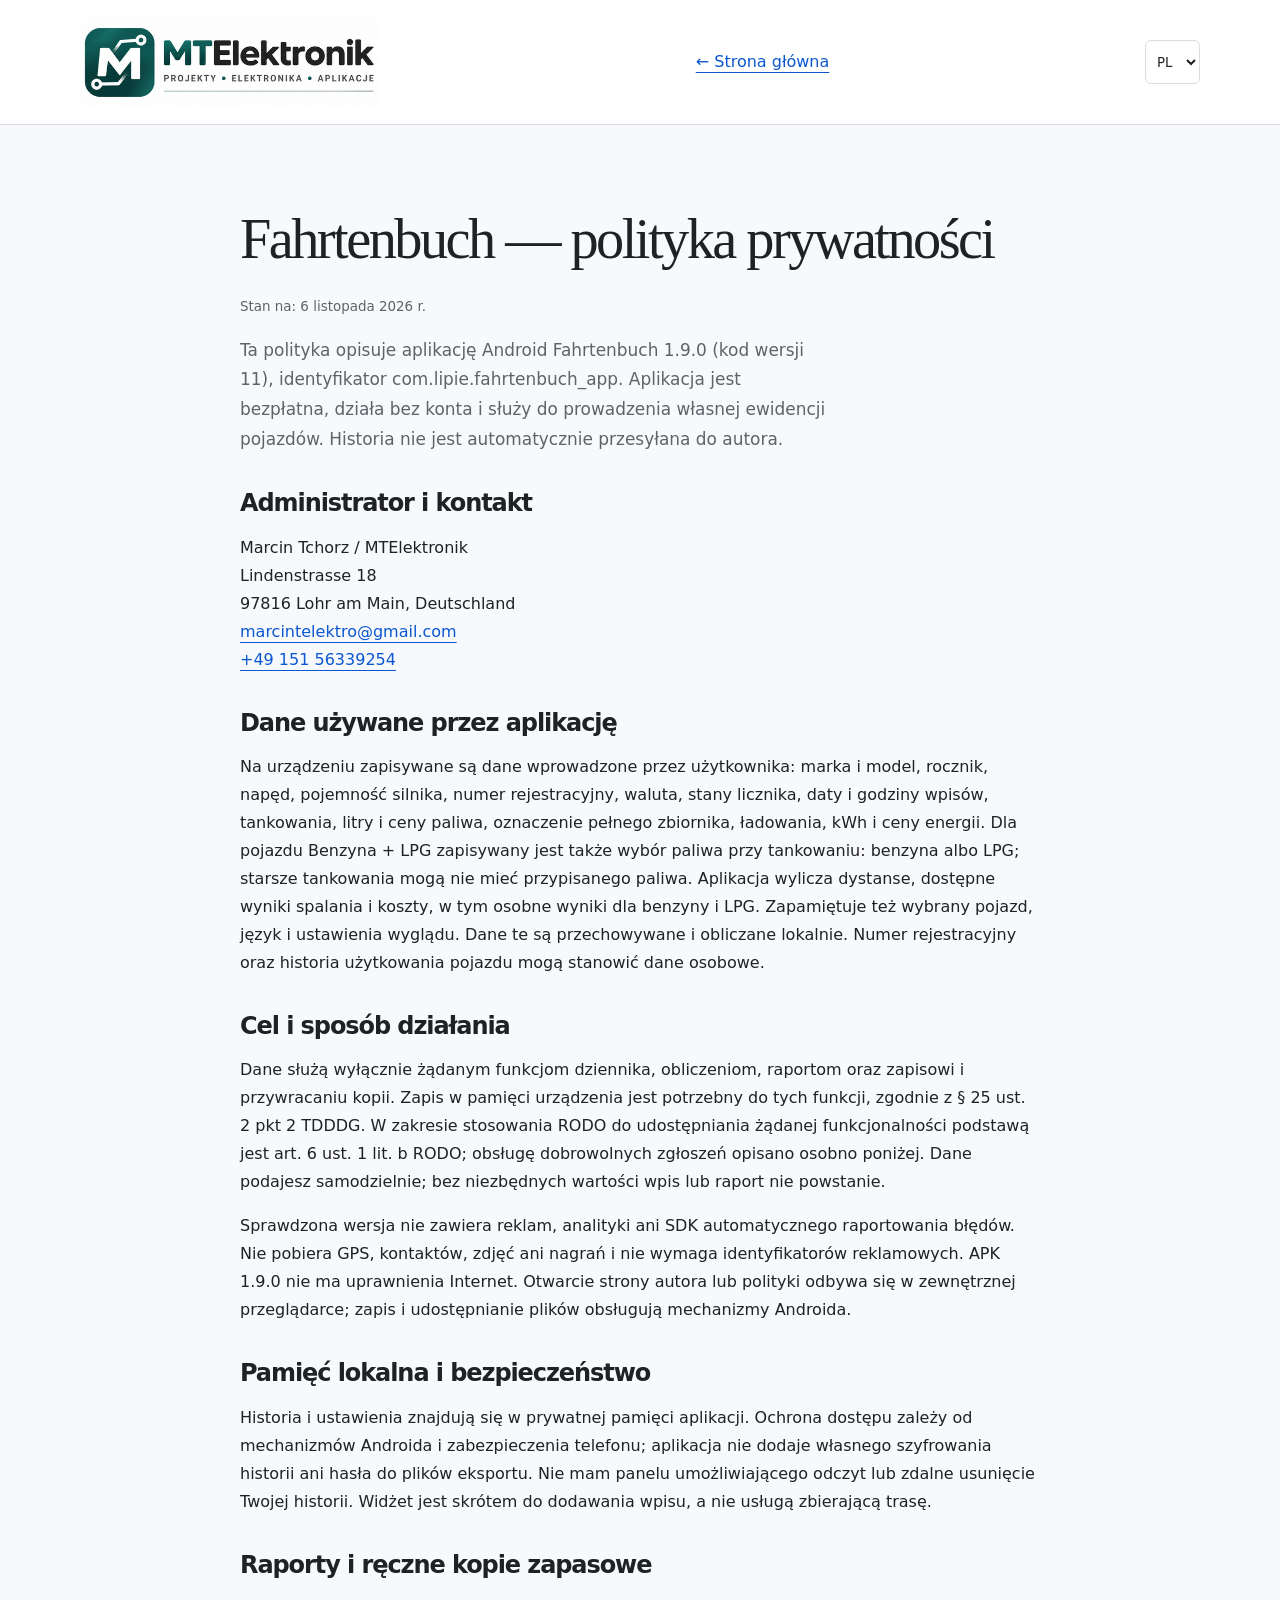
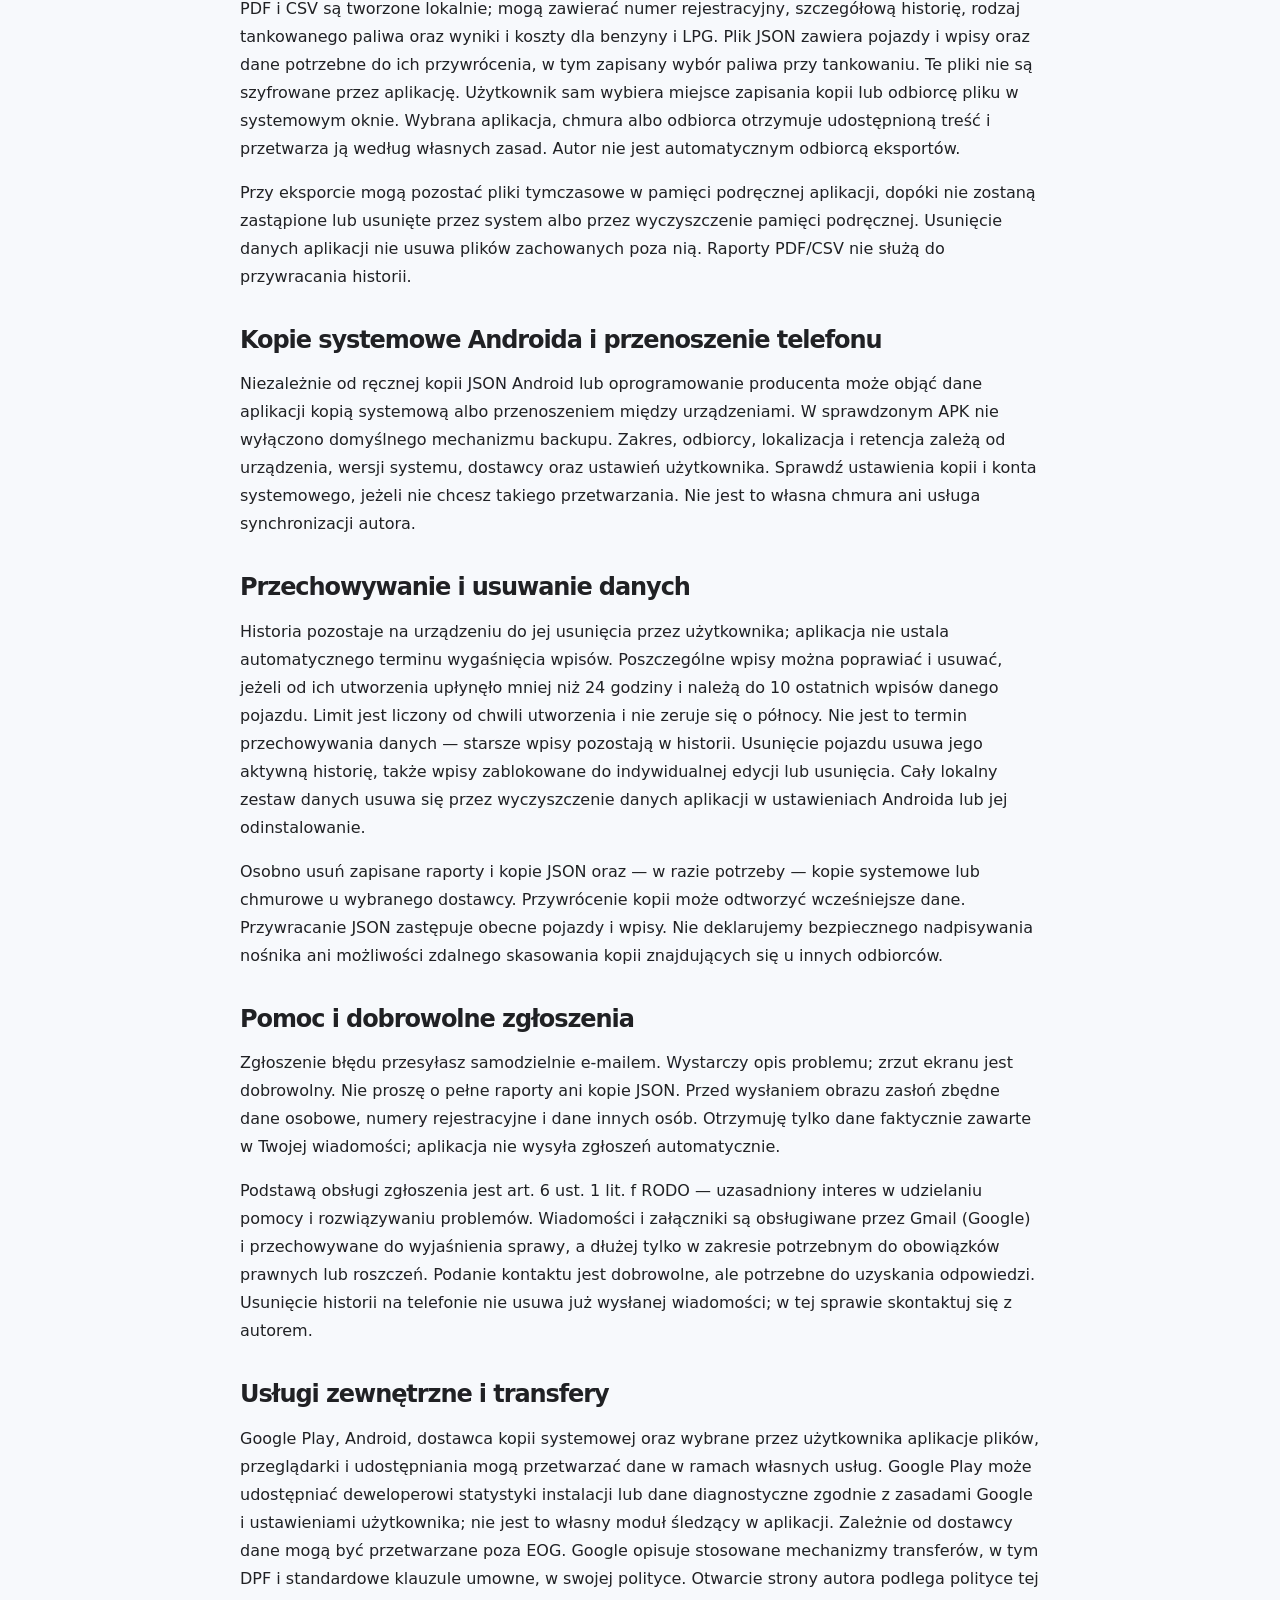
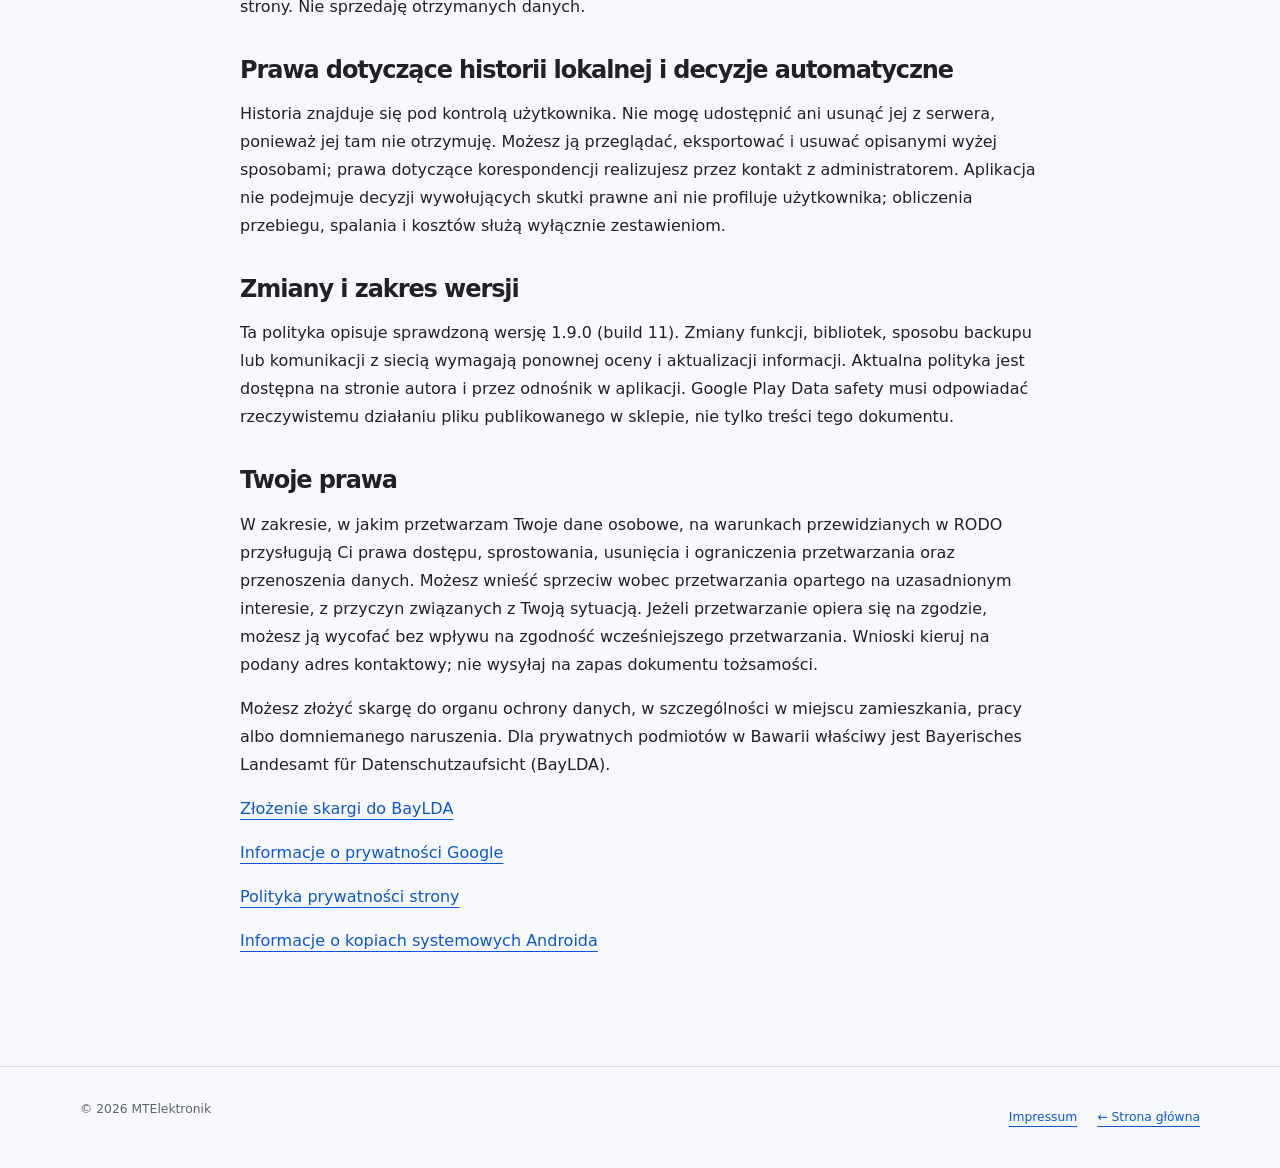
<file: fahrtenbuch-privacy.html>
<!doctype html>
<html lang="pl"><head><meta charset="utf-8"><meta name="viewport" content="width=device-width,initial-scale=1"><title>Prywatność Fahrtenbuch — MTElektronik</title><link rel="canonical" href="https://mtelektronik.github.io/fahrtenbuch-privacy.html"><link rel="icon" href="assets/favicon-mtelektronik.png" type="image/png"><link rel="apple-touch-icon" href="assets/favicon-mtelektronik.png"><link rel="stylesheet" href="assets/style.css"><script defer src="assets/site-text.js"></script><script defer src="assets/app.js"></script></head><body data-page="appPrivacy"><a class="skip" href="#main" data-i18n="skip">Przejdź do treści</a><header class="header"><div class="wrap nav"><a class="brand" href="index.html"><img class="brand-logo" src="assets/logo-mtelektronik.png" width="552" height="171" alt="MTElektronik"></a><a href="index.html" data-i18n="back">← Strona główna</a><label class="language"><span class="sr-only" data-i18n="language">Język</span><select id="lang" aria-label="Język" data-i18n-aria="language"><option value="pl">PL</option><option value="de">DE</option><option value="en">EN</option></select></label></div></header><main id="main" class="wrap legal"><h1 data-i18n="appPrivacyTitle">Fahrtenbuch — polityka prywatności</h1>
<p class="subtle" data-i18n="policy_appUpdated">Stan na: 6 listopada 2026 r.</p><p class="lead" data-i18n="policy_appIntro">Ta polityka opisuje aplikację Android Fahrtenbuch 1.9.0 (kod wersji 11), identyfikator com.lipie.fahrtenbuch_app. Aplikacja jest bezpłatna, działa bez konta i służy do prowadzenia własnej ewidencji pojazdów. Historia nie jest automatycznie przesyłana do autora.</p><h2  data-i18n="policy_controllerHeading">Administrator i kontakt</h2><p>Marcin Tchorz / MTElektronik<br>Lindenstrasse 18<br>97816 Lohr am Main, Deutschland<br><a href="mailto:marcintelektro@gmail.com">marcintelektro@gmail.com</a><br><a href="tel:+4915156339254">+49 151 56339254</a></p><h2  data-i18n="policy_app_0_0">Dane używane przez aplikację</h2><p  data-i18n="policy_app_0_1">Na urządzeniu zapisywane są dane wprowadzone przez użytkownika: marka i model, rocznik, napęd, pojemność silnika, numer rejestracyjny, waluta, stany licznika, daty i godziny wpisów, tankowania, litry i ceny paliwa, oznaczenie pełnego zbiornika, ładowania, kWh i ceny energii. Dla pojazdu Benzyna + LPG zapisywany jest także wybór paliwa przy tankowaniu: benzyna albo LPG; starsze tankowania mogą nie mieć przypisanego paliwa. Aplikacja wylicza dystanse, dostępne wyniki spalania i koszty, w tym osobne wyniki dla benzyny i LPG. Zapamiętuje też wybrany pojazd, język i ustawienia wyglądu. Dane te są przechowywane i obliczane lokalnie. Numer rejestracyjny oraz historia użytkowania pojazdu mogą stanowić dane osobowe.</p><h2  data-i18n="policy_app_1_0">Cel i sposób działania</h2><p  data-i18n="policy_app_1_1">Dane służą wyłącznie żądanym funkcjom dziennika, obliczeniom, raportom oraz zapisowi i przywracaniu kopii. Zapis w pamięci urządzenia jest potrzebny do tych funkcji, zgodnie z § 25 ust. 2 pkt 2 TDDDG. W zakresie stosowania RODO do udostępniania żądanej funkcjonalności podstawą jest art. 6 ust. 1 lit. b RODO; obsługę dobrowolnych zgłoszeń opisano osobno poniżej. Dane podajesz samodzielnie; bez niezbędnych wartości wpis lub raport nie powstanie.</p><p  data-i18n="policy_app_1_2">Sprawdzona wersja nie zawiera reklam, analityki ani SDK automatycznego raportowania błędów. Nie pobiera GPS, kontaktów, zdjęć ani nagrań i nie wymaga identyfikatorów reklamowych. APK 1.9.0 nie ma uprawnienia Internet. Otwarcie strony autora lub polityki odbywa się w zewnętrznej przeglądarce; zapis i udostępnianie plików obsługują mechanizmy Androida.</p><h2  data-i18n="policy_app_2_0">Pamięć lokalna i bezpieczeństwo</h2><p  data-i18n="policy_app_2_1">Historia i ustawienia znajdują się w prywatnej pamięci aplikacji. Ochrona dostępu zależy od mechanizmów Androida i zabezpieczenia telefonu; aplikacja nie dodaje własnego szyfrowania historii ani hasła do plików eksportu. Nie mam panelu umożliwiającego odczyt lub zdalne usunięcie Twojej historii. Widżet jest skrótem do dodawania wpisu, a nie usługą zbierającą trasę.</p><h2  data-i18n="policy_app_3_0">Raporty i ręczne kopie zapasowe</h2><p  data-i18n="policy_app_3_1">PDF i CSV są tworzone lokalnie; mogą zawierać numer rejestracyjny, szczegółową historię, rodzaj tankowanego paliwa oraz wyniki i koszty dla benzyny i LPG. Plik JSON zawiera pojazdy i wpisy oraz dane potrzebne do ich przywrócenia, w tym zapisany wybór paliwa przy tankowaniu. Te pliki nie są szyfrowane przez aplikację. Użytkownik sam wybiera miejsce zapisania kopii lub odbiorcę pliku w systemowym oknie. Wybrana aplikacja, chmura albo odbiorca otrzymuje udostępnioną treść i przetwarza ją według własnych zasad. Autor nie jest automatycznym odbiorcą eksportów.</p><p  data-i18n="policy_app_3_2">Przy eksporcie mogą pozostać pliki tymczasowe w pamięci podręcznej aplikacji, dopóki nie zostaną zastąpione lub usunięte przez system albo przez wyczyszczenie pamięci podręcznej. Usunięcie danych aplikacji nie usuwa plików zachowanych poza nią. Raporty PDF/CSV nie służą do przywracania historii.</p><h2  data-i18n="policy_app_4_0">Kopie systemowe Androida i przenoszenie telefonu</h2><p  data-i18n="policy_app_4_1">Niezależnie od ręcznej kopii JSON Android lub oprogramowanie producenta może objąć dane aplikacji kopią systemową albo przenoszeniem między urządzeniami. W sprawdzonym APK nie wyłączono domyślnego mechanizmu backupu. Zakres, odbiorcy, lokalizacja i retencja zależą od urządzenia, wersji systemu, dostawcy oraz ustawień użytkownika. Sprawdź ustawienia kopii i konta systemowego, jeżeli nie chcesz takiego przetwarzania. Nie jest to własna chmura ani usługa synchronizacji autora.</p><h2  data-i18n="policy_app_5_0">Przechowywanie i usuwanie danych</h2><p  data-i18n="policy_app_5_1">Historia pozostaje na urządzeniu do jej usunięcia przez użytkownika; aplikacja nie ustala automatycznego terminu wygaśnięcia wpisów. Poszczególne wpisy można poprawiać i usuwać, jeżeli od ich utworzenia upłynęło mniej niż 24 godziny i należą do 10 ostatnich wpisów danego pojazdu. Limit jest liczony od chwili utworzenia i nie zeruje się o północy. Nie jest to termin przechowywania danych — starsze wpisy pozostają w historii. Usunięcie pojazdu usuwa jego aktywną historię, także wpisy zablokowane do indywidualnej edycji lub usunięcia. Cały lokalny zestaw danych usuwa się przez wyczyszczenie danych aplikacji w ustawieniach Androida lub jej odinstalowanie.</p><p  data-i18n="policy_app_5_2">Osobno usuń zapisane raporty i kopie JSON oraz — w razie potrzeby — kopie systemowe lub chmurowe u wybranego dostawcy. Przywrócenie kopii może odtworzyć wcześniejsze dane. Przywracanie JSON zastępuje obecne pojazdy i wpisy. Nie deklarujemy bezpiecznego nadpisywania nośnika ani możliwości zdalnego skasowania kopii znajdujących się u innych odbiorców.</p><h2  data-i18n="policy_app_6_0">Pomoc i dobrowolne zgłoszenia</h2><p  data-i18n="policy_app_6_1">Zgłoszenie błędu przesyłasz samodzielnie e-mailem. Wystarczy opis problemu; zrzut ekranu jest dobrowolny. Nie proszę o pełne raporty ani kopie JSON. Przed wysłaniem obrazu zasłoń zbędne dane osobowe, numery rejestracyjne i dane innych osób. Otrzymuję tylko dane faktycznie zawarte w Twojej wiadomości; aplikacja nie wysyła zgłoszeń automatycznie.</p><p  data-i18n="policy_app_6_2">Podstawą obsługi zgłoszenia jest art. 6 ust. 1 lit. f RODO — uzasadniony interes w udzielaniu pomocy i rozwiązywaniu problemów. Wiadomości i załączniki są obsługiwane przez Gmail (Google) i przechowywane do wyjaśnienia sprawy, a dłużej tylko w zakresie potrzebnym do obowiązków prawnych lub roszczeń. Podanie kontaktu jest dobrowolne, ale potrzebne do uzyskania odpowiedzi. Usunięcie historii na telefonie nie usuwa już wysłanej wiadomości; w tej sprawie skontaktuj się z autorem.</p><h2  data-i18n="policy_app_7_0">Usługi zewnętrzne i transfery</h2><p  data-i18n="policy_app_7_1">Google Play, Android, dostawca kopii systemowej oraz wybrane przez użytkownika aplikacje plików, przeglądarki i udostępniania mogą przetwarzać dane w ramach własnych usług. Google Play może udostępniać deweloperowi statystyki instalacji lub dane diagnostyczne zgodnie z zasadami Google i ustawieniami użytkownika; nie jest to własny moduł śledzący w aplikacji. Zależnie od dostawcy dane mogą być przetwarzane poza EOG. Google opisuje stosowane mechanizmy transferów, w tym DPF i standardowe klauzule umowne, w swojej polityce. Otwarcie strony autora podlega polityce tej strony. Nie sprzedaję otrzymanych danych.</p><h2  data-i18n="policy_app_8_0">Prawa dotyczące historii lokalnej i decyzje automatyczne</h2><p  data-i18n="policy_app_8_1">Historia znajduje się pod kontrolą użytkownika. Nie mogę udostępnić ani usunąć jej z serwera, ponieważ jej tam nie otrzymuję. Możesz ją przeglądać, eksportować i usuwać opisanymi wyżej sposobami; prawa dotyczące korespondencji realizujesz przez kontakt z administratorem. Aplikacja nie podejmuje decyzji wywołujących skutki prawne ani nie profiluje użytkownika; obliczenia przebiegu, spalania i kosztów służą wyłącznie zestawieniom.</p><h2  data-i18n="policy_app_9_0">Zmiany i zakres wersji</h2><p  data-i18n="policy_app_9_1">Ta polityka opisuje sprawdzoną wersję 1.9.0 (build 11). Zmiany funkcji, bibliotek, sposobu backupu lub komunikacji z siecią wymagają ponownej oceny i aktualizacji informacji. Aktualna polityka jest dostępna na stronie autora i przez odnośnik w aplikacji. Google Play Data safety musi odpowiadać rzeczywistemu działaniu pliku publikowanego w sklepie, nie tylko treści tego dokumentu.</p><h2  data-i18n="policy_rightsHeading">Twoje prawa</h2><p  data-i18n="policy_rights">W zakresie, w jakim przetwarzam Twoje dane osobowe, na warunkach przewidzianych w RODO przysługują Ci prawa dostępu, sprostowania, usunięcia i ograniczenia przetwarzania oraz przenoszenia danych. Możesz wnieść sprzeciw wobec przetwarzania opartego na uzasadnionym interesie, z przyczyn związanych z Twoją sytuacją. Jeżeli przetwarzanie opiera się na zgodzie, możesz ją wycofać bez wpływu na zgodność wcześniejszego przetwarzania. Wnioski kieruj na podany adres kontaktowy; nie wysyłaj na zapas dokumentu tożsamości.</p><p  data-i18n="policy_complaint">Możesz złożyć skargę do organu ochrony danych, w szczególności w miejscu zamieszkania, pracy albo domniemanego naruszenia. Dla prywatnych podmiotów w Bawarii właściwy jest Bayerisches Landesamt für Datenschutzaufsicht (BayLDA).</p><p><a href="https://www.lda.bayern.de/de/beschwerde.html" data-i18n="policy_complaintLink">Złożenie skargi do BayLDA</a></p><p><a href="https://policies.google.com/privacy" data-i18n="policy_googleLink">Informacje o prywatności Google</a></p><p><a href="privacy.html" data-i18n="policy_websiteLink">Polityka prywatności strony</a></p><p><a href="https://developer.android.com/identity/data/autobackup" data-i18n="policy_androidBackupLink">Informacje o kopiach systemowych Androida</a></p></main><footer class="footer"><div class="wrap foot"><span>© 2026 MTElektronik</span><div><a href="impressum.html" data-i18n="impressum">Impressum</a><a href="index.html" data-i18n="back">← Strona główna</a></div></div></footer></body></html>
</file>
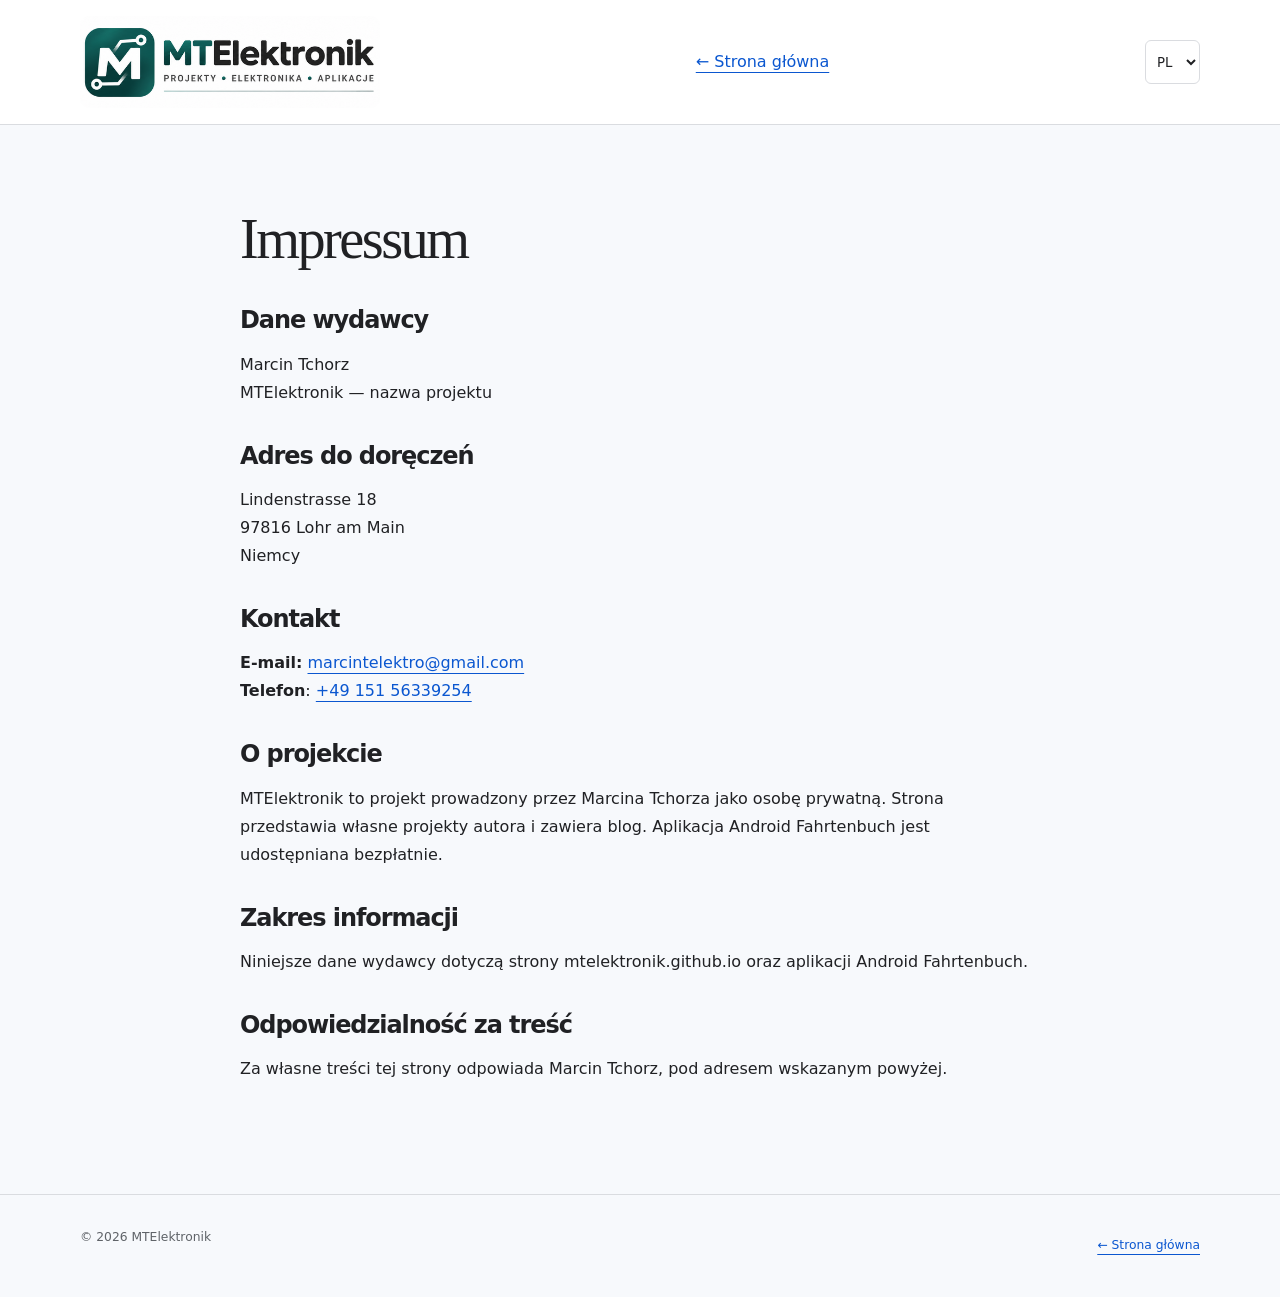
<file: impressum.html>
<!doctype html>
<html lang="pl">
<head>
<meta charset="utf-8"><meta name="viewport" content="width=device-width,initial-scale=1">
<title>Impressum — MTElektronik</title>
<link rel="icon" href="assets/favicon-mtelektronik.png" type="image/png"><link rel="apple-touch-icon" href="assets/favicon-mtelektronik.png">
<link rel="stylesheet" href="assets/style.css">
<script defer src="assets/site-text.js"></script><script defer src="assets/app.js"></script>
<link rel="canonical" href="https://mtelektronik.github.io/impressum.html">
</head>
<body data-page="impressum">
<a class="skip" href="#main" data-i18n="skip">Przejdź do treści</a>
<header class="header"><div class="wrap nav">
<a class="brand" href="index.html"><img class="brand-logo" src="assets/logo-mtelektronik.png" width="552" height="171" alt="MTElektronik"></a>
<a href="index.html" data-i18n="back">← Strona główna</a>
<label class="language"><span class="sr-only" data-i18n="language">Język</span><select id="lang" aria-label="Język" data-i18n-aria="language"><option value="pl">PL</option><option value="de">DE</option><option value="en">EN</option></select></label>
</div></header>
<main id="main" class="wrap legal">
<h1 data-i18n="impressum">Impressum</h1>
<h2 data-i18n="publisher">Dane wydawcy</h2>
<p>Marcin Tchorz<br><span data-i18n="imprintProject">MTElektronik — nazwa projektu</span></p>
<h2 data-i18n="address">Adres do doręczeń</h2>
<p>Lindenstrasse 18<br>97816 Lohr am Main<br><span data-i18n="imprintCountry">Niemcy</span></p>
<h2 data-i18n="navContact">Kontakt</h2>
<p><strong>E-mail:</strong> <a href="mailto:marcintelektro@gmail.com">marcintelektro@gmail.com</a><br><strong data-i18n="imprintPhone">Telefon</strong>: <a href="tel:+4915156339254">+49 151 56339254</a></p>
<h2 data-i18n="imprintAboutTitle">O projekcie</h2>
<p data-i18n="imprintAboutText">MTElektronik to projekt prowadzony przez Marcina Tchorza jako osobę prywatną. Strona przedstawia własne projekty autora i zawiera blog. Aplikacja Android Fahrtenbuch jest udostępniana bezpłatnie.</p>
<h2 data-i18n="imprintScopeTitle">Zakres informacji</h2>
<p data-i18n="imprintScopeText">Niniejsze dane wydawcy dotyczą strony mtelektronik.github.io oraz aplikacji Android Fahrtenbuch.</p>
<h2 data-i18n="responsibility">Odpowiedzialność za treść</h2>
<p data-i18n="imprintResponsibleText">Za własne treści tej strony odpowiada Marcin Tchorz, pod adresem wskazanym powyżej.</p>
</main>
<footer class="footer"><div class="wrap foot"><span>© 2026 MTElektronik</span><a href="index.html" data-i18n="back">← Strona główna</a></div></footer>
</body></html>
</file>
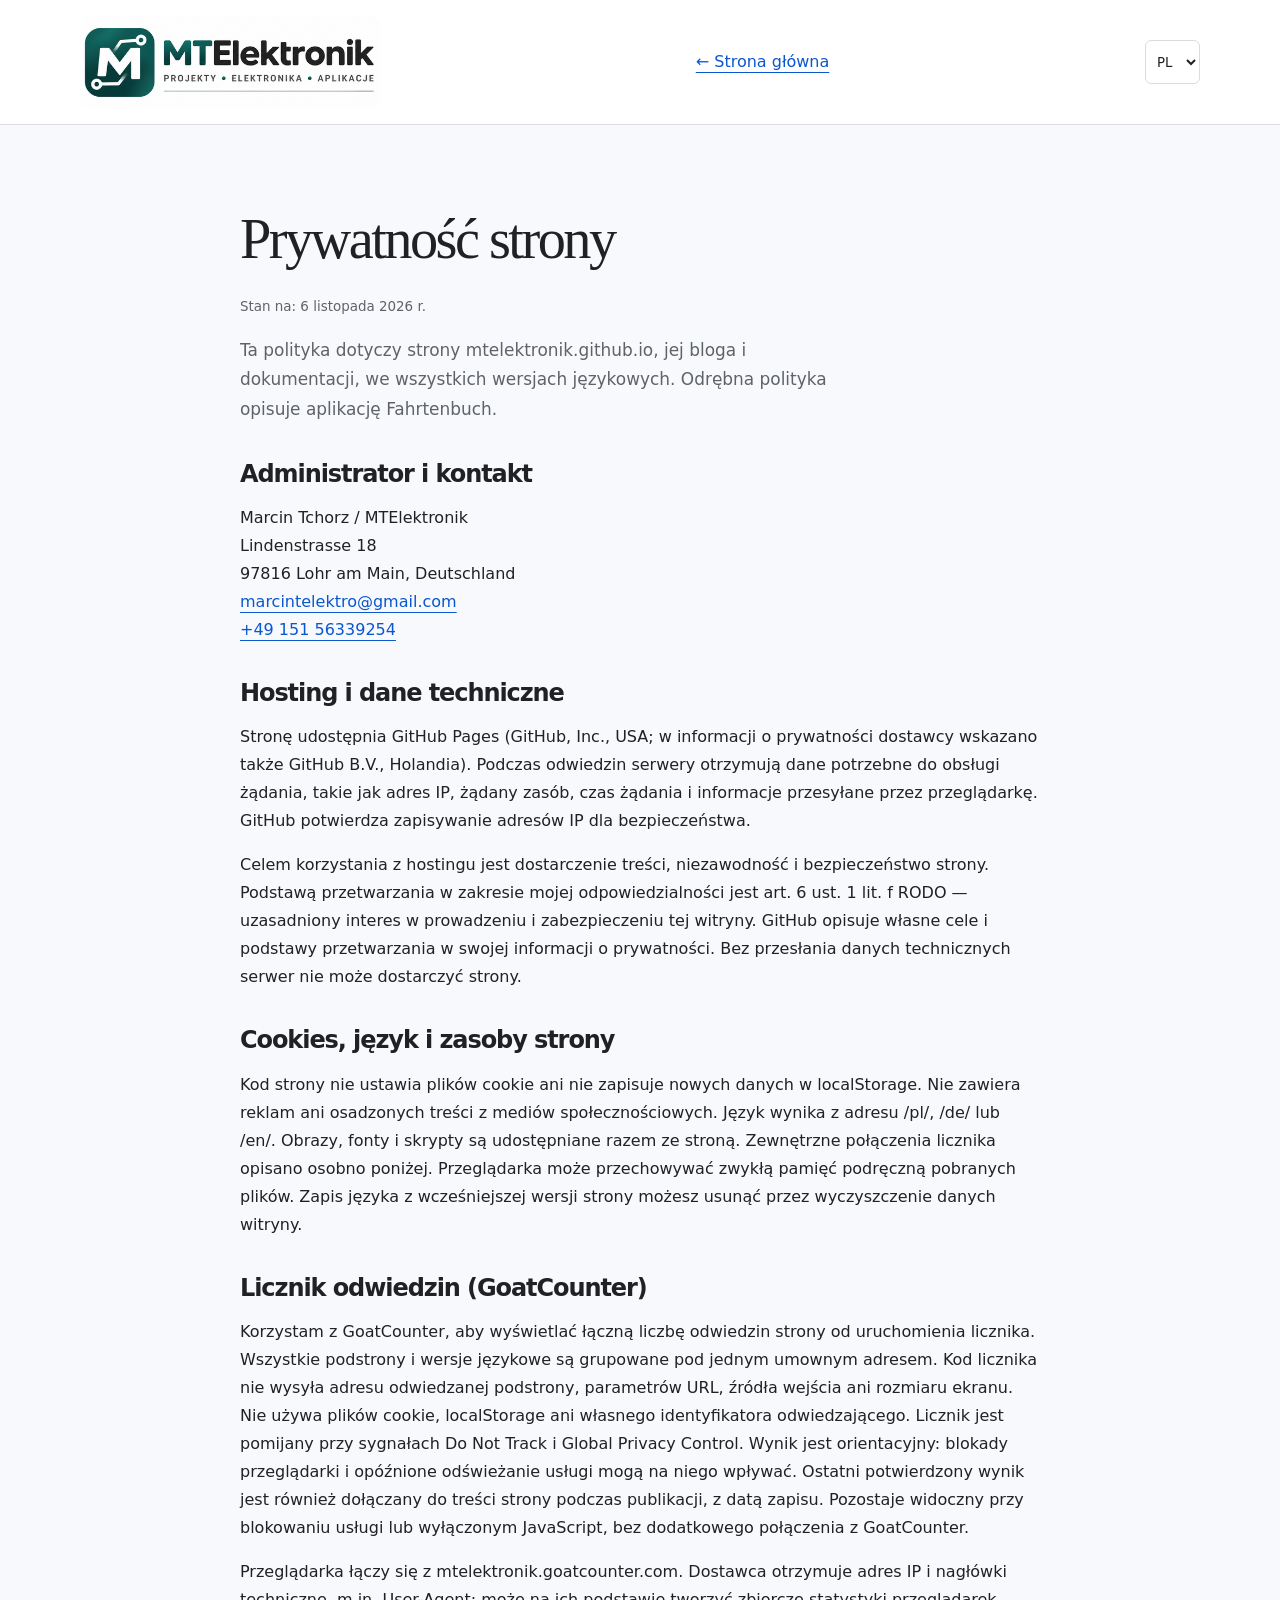
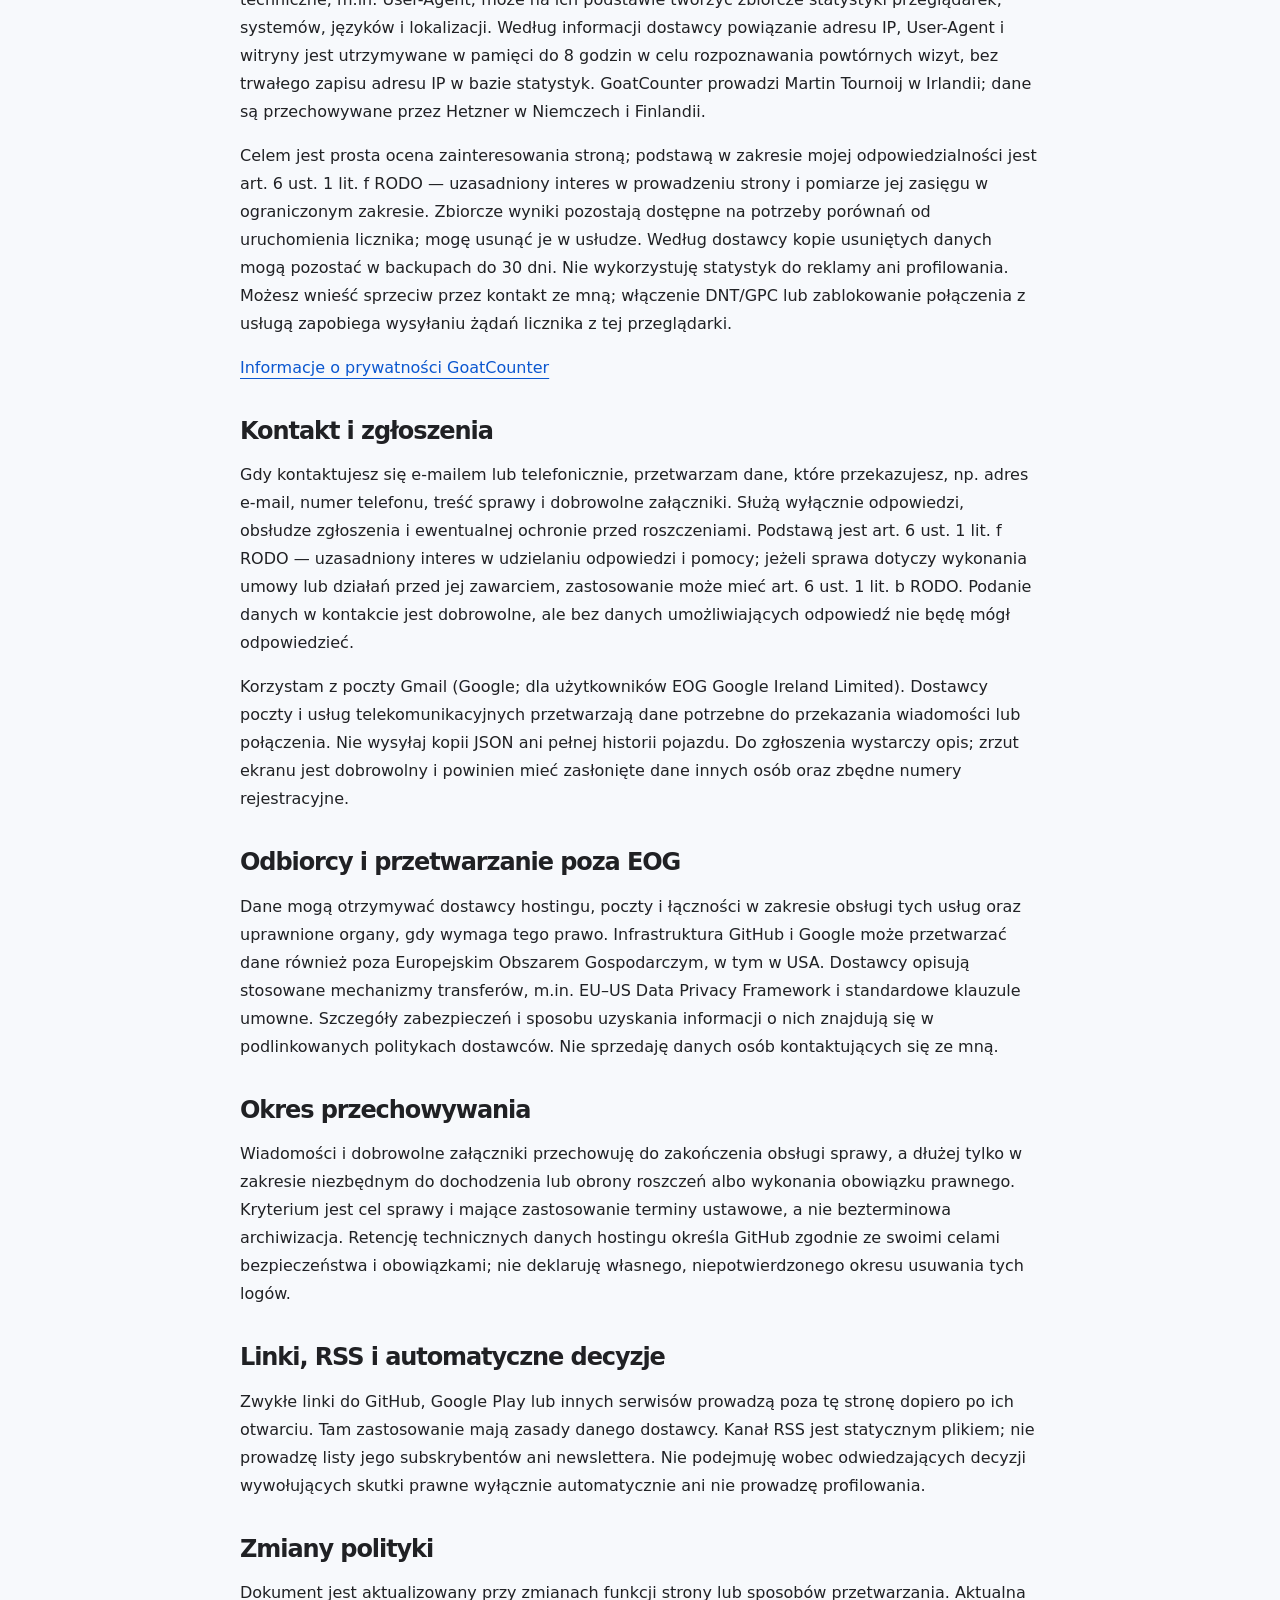
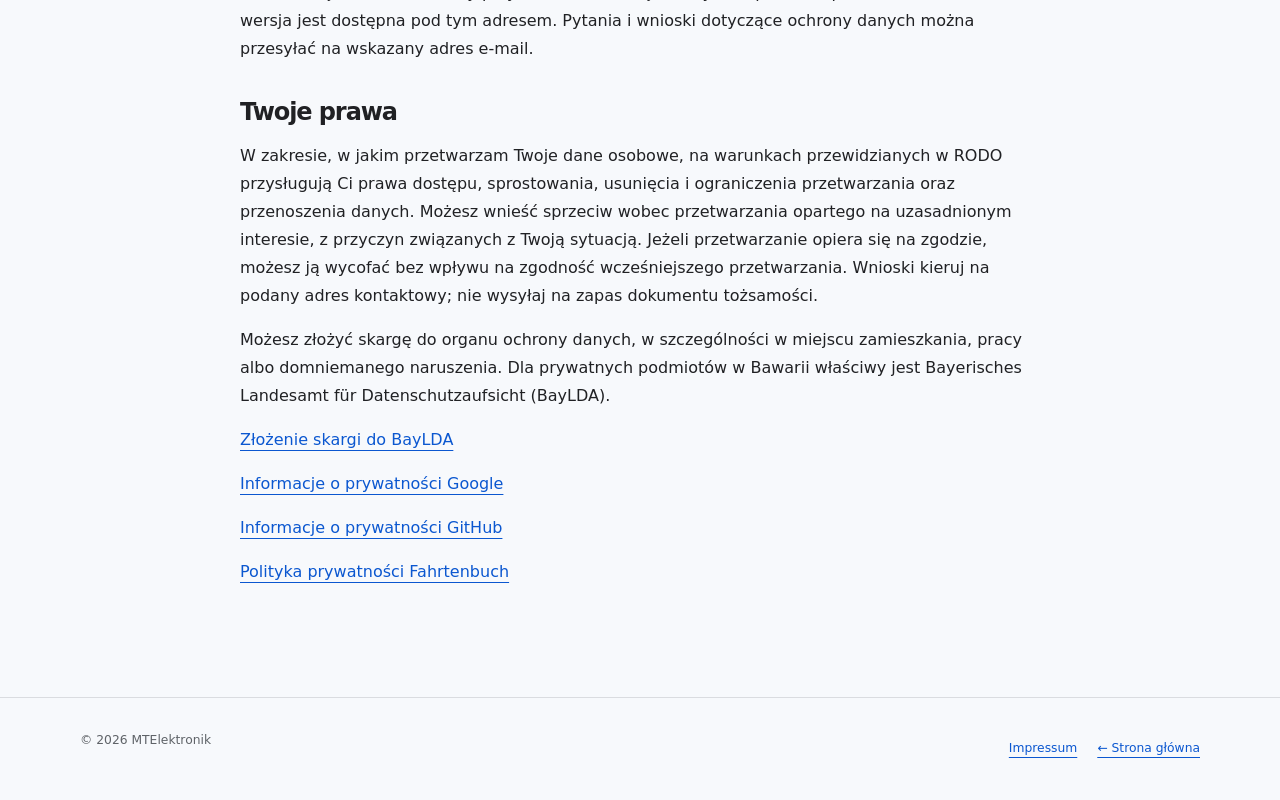
<file: privacy.html>
<!doctype html>
<html lang="pl"><head><meta charset="utf-8"><meta name="viewport" content="width=device-width,initial-scale=1"><title>Prywatność strony — MTElektronik</title><link rel="canonical" href="https://mtelektronik.github.io/privacy.html"><link rel="icon" href="assets/favicon-mtelektronik.png" type="image/png"><link rel="apple-touch-icon" href="assets/favicon-mtelektronik.png"><link rel="stylesheet" href="assets/style.css"><script defer src="assets/site-text.js"></script><script defer src="assets/app.js"></script></head><body data-page="sitePrivacy"><a class="skip" href="#main" data-i18n="skip">Przejdź do treści</a><header class="header"><div class="wrap nav"><a class="brand" href="index.html"><img class="brand-logo" src="assets/logo-mtelektronik.png" width="552" height="171" alt="MTElektronik"></a><a href="index.html" data-i18n="back">← Strona główna</a><label class="language"><span class="sr-only" data-i18n="language">Język</span><select id="lang" aria-label="Język" data-i18n-aria="language"><option value="pl">PL</option><option value="de">DE</option><option value="en">EN</option></select></label></div></header><main id="main" class="wrap legal"><h1 data-i18n="sitePrivacy">Prywatność strony</h1>
<p class="subtle" data-i18n="website_updated">Stan na: 6 listopada 2026 r.</p><p class="lead" data-i18n="policy_websiteIntro">Ta polityka dotyczy strony mtelektronik.github.io, jej bloga i dokumentacji, we wszystkich wersjach językowych. Odrębna polityka opisuje aplikację Fahrtenbuch.</p><h2  data-i18n="policy_controllerHeading">Administrator i kontakt</h2><p>Marcin Tchorz / MTElektronik<br>Lindenstrasse 18<br>97816 Lohr am Main, Deutschland<br><a href="mailto:marcintelektro@gmail.com">marcintelektro@gmail.com</a><br><a href="tel:+4915156339254">+49 151 56339254</a></p><h2  data-i18n="policy_website_0_0">Hosting i dane techniczne</h2><p  data-i18n="policy_website_0_1">Stronę udostępnia GitHub Pages (GitHub, Inc., USA; w informacji o prywatności dostawcy wskazano także GitHub B.V., Holandia). Podczas odwiedzin serwery otrzymują dane potrzebne do obsługi żądania, takie jak adres IP, żądany zasób, czas żądania i informacje przesyłane przez przeglądarkę. GitHub potwierdza zapisywanie adresów IP dla bezpieczeństwa.</p><p  data-i18n="policy_website_0_2">Celem korzystania z hostingu jest dostarczenie treści, niezawodność i bezpieczeństwo strony. Podstawą przetwarzania w zakresie mojej odpowiedzialności jest art. 6 ust. 1 lit. f RODO — uzasadniony interes w prowadzeniu i zabezpieczeniu tej witryny. GitHub opisuje własne cele i podstawy przetwarzania w swojej informacji o prywatności. Bez przesłania danych technicznych serwer nie może dostarczyć strony.</p><h2  data-i18n="policy_website_1_0">Cookies, język i zasoby strony</h2><p  data-i18n="policy_website_1_1">Kod strony nie ustawia plików cookie ani nie zapisuje nowych danych w localStorage. Nie zawiera reklam ani osadzonych treści z mediów społecznościowych. Język wynika z adresu /pl/, /de/ lub /en/. Obrazy, fonty i skrypty są udostępniane razem ze stroną. Zewnętrzne połączenia licznika opisano osobno poniżej. Przeglądarka może przechowywać zwykłą pamięć podręczną pobranych plików. Zapis języka z wcześniejszej wersji strony możesz usunąć przez wyczyszczenie danych witryny.</p><h2 data-i18n="policy_counterHeading">Licznik odwiedzin (GoatCounter)</h2><p data-i18n="policy_counterPurpose">Korzystam z GoatCounter, aby wyświetlać łączną liczbę odwiedzin strony od uruchomienia licznika. Wszystkie podstrony i wersje językowe są grupowane pod jednym umownym adresem. Kod licznika nie wysyła adresu odwiedzanej podstrony, parametrów URL, źródła wejścia ani rozmiaru ekranu. Nie używa plików cookie, localStorage ani własnego identyfikatora odwiedzającego. Licznik jest pomijany przy sygnałach Do Not Track i Global Privacy Control. Wynik jest orientacyjny: blokady przeglądarki i opóźnione odświeżanie usługi mogą na niego wpływać. Ostatni potwierdzony wynik jest również dołączany do treści strony podczas publikacji, z datą zapisu. Pozostaje widoczny przy blokowaniu usługi lub wyłączonym JavaScript, bez dodatkowego połączenia z GoatCounter.</p><p data-i18n="policy_counterData">Przeglądarka łączy się z mtelektronik.goatcounter.com. Dostawca otrzymuje adres IP i nagłówki techniczne, m.in. User-Agent; może na ich podstawie tworzyć zbiorcze statystyki przeglądarek, systemów, języków i lokalizacji. Według informacji dostawcy powiązanie adresu IP, User-Agent i witryny jest utrzymywane w pamięci do 8 godzin w celu rozpoznawania powtórnych wizyt, bez trwałego zapisu adresu IP w bazie statystyk. GoatCounter prowadzi Martin Tournoij w Irlandii; dane są przechowywane przez Hetzner w Niemczech i Finlandii.</p><p data-i18n="policy_counterBasis">Celem jest prosta ocena zainteresowania stroną; podstawą w zakresie mojej odpowiedzialności jest art. 6 ust. 1 lit. f RODO — uzasadniony interes w prowadzeniu strony i pomiarze jej zasięgu w ograniczonym zakresie. Zbiorcze wyniki pozostają dostępne na potrzeby porównań od uruchomienia licznika; mogę usunąć je w usłudze. Według dostawcy kopie usuniętych danych mogą pozostać w backupach do 30 dni. Nie wykorzystuję statystyk do reklamy ani profilowania. Możesz wnieść sprzeciw przez kontakt ze mną; włączenie DNT/GPC lub zablokowanie połączenia z usługą zapobiega wysyłaniu żądań licznika z tej przeglądarki.</p><p><a href="https://www.goatcounter.com/help/privacy" data-i18n="policy_goatcounterLink">Informacje o prywatności GoatCounter</a></p><h2  data-i18n="policy_website_2_0">Kontakt i zgłoszenia</h2><p  data-i18n="policy_website_2_1">Gdy kontaktujesz się e-mailem lub telefonicznie, przetwarzam dane, które przekazujesz, np. adres e-mail, numer telefonu, treść sprawy i dobrowolne załączniki. Służą wyłącznie odpowiedzi, obsłudze zgłoszenia i ewentualnej ochronie przed roszczeniami. Podstawą jest art. 6 ust. 1 lit. f RODO — uzasadniony interes w udzielaniu odpowiedzi i pomocy; jeżeli sprawa dotyczy wykonania umowy lub działań przed jej zawarciem, zastosowanie może mieć art. 6 ust. 1 lit. b RODO. Podanie danych w kontakcie jest dobrowolne, ale bez danych umożliwiających odpowiedź nie będę mógł odpowiedzieć.</p><p  data-i18n="policy_website_2_2">Korzystam z poczty Gmail (Google; dla użytkowników EOG Google Ireland Limited). Dostawcy poczty i usług telekomunikacyjnych przetwarzają dane potrzebne do przekazania wiadomości lub połączenia. Nie wysyłaj kopii JSON ani pełnej historii pojazdu. Do zgłoszenia wystarczy opis; zrzut ekranu jest dobrowolny i powinien mieć zasłonięte dane innych osób oraz zbędne numery rejestracyjne.</p><h2  data-i18n="policy_website_3_0">Odbiorcy i przetwarzanie poza EOG</h2><p  data-i18n="policy_website_3_1">Dane mogą otrzymywać dostawcy hostingu, poczty i łączności w zakresie obsługi tych usług oraz uprawnione organy, gdy wymaga tego prawo. Infrastruktura GitHub i Google może przetwarzać dane również poza Europejskim Obszarem Gospodarczym, w tym w USA. Dostawcy opisują stosowane mechanizmy transferów, m.in. EU–US Data Privacy Framework i standardowe klauzule umowne. Szczegóły zabezpieczeń i sposobu uzyskania informacji o nich znajdują się w podlinkowanych politykach dostawców. Nie sprzedaję danych osób kontaktujących się ze mną.</p><h2  data-i18n="policy_website_4_0">Okres przechowywania</h2><p  data-i18n="policy_website_4_1">Wiadomości i dobrowolne załączniki przechowuję do zakończenia obsługi sprawy, a dłużej tylko w zakresie niezbędnym do dochodzenia lub obrony roszczeń albo wykonania obowiązku prawnego. Kryterium jest cel sprawy i mające zastosowanie terminy ustawowe, a nie bezterminowa archiwizacja. Retencję technicznych danych hostingu określa GitHub zgodnie ze swoimi celami bezpieczeństwa i obowiązkami; nie deklaruję własnego, niepotwierdzonego okresu usuwania tych logów.</p><h2  data-i18n="policy_website_5_0">Linki, RSS i automatyczne decyzje</h2><p  data-i18n="policy_website_5_1">Zwykłe linki do GitHub, Google Play lub innych serwisów prowadzą poza tę stronę dopiero po ich otwarciu. Tam zastosowanie mają zasady danego dostawcy. Kanał RSS jest statycznym plikiem; nie prowadzę listy jego subskrybentów ani newslettera. Nie podejmuję wobec odwiedzających decyzji wywołujących skutki prawne wyłącznie automatycznie ani nie prowadzę profilowania.</p><h2  data-i18n="policy_website_6_0">Zmiany polityki</h2><p  data-i18n="policy_website_6_1">Dokument jest aktualizowany przy zmianach funkcji strony lub sposobów przetwarzania. Aktualna wersja jest dostępna pod tym adresem. Pytania i wnioski dotyczące ochrony danych można przesyłać na wskazany adres e-mail.</p><h2  data-i18n="policy_rightsHeading">Twoje prawa</h2><p  data-i18n="policy_rights">W zakresie, w jakim przetwarzam Twoje dane osobowe, na warunkach przewidzianych w RODO przysługują Ci prawa dostępu, sprostowania, usunięcia i ograniczenia przetwarzania oraz przenoszenia danych. Możesz wnieść sprzeciw wobec przetwarzania opartego na uzasadnionym interesie, z przyczyn związanych z Twoją sytuacją. Jeżeli przetwarzanie opiera się na zgodzie, możesz ją wycofać bez wpływu na zgodność wcześniejszego przetwarzania. Wnioski kieruj na podany adres kontaktowy; nie wysyłaj na zapas dokumentu tożsamości.</p><p  data-i18n="policy_complaint">Możesz złożyć skargę do organu ochrony danych, w szczególności w miejscu zamieszkania, pracy albo domniemanego naruszenia. Dla prywatnych podmiotów w Bawarii właściwy jest Bayerisches Landesamt für Datenschutzaufsicht (BayLDA).</p><p><a href="https://www.lda.bayern.de/de/beschwerde.html" data-i18n="policy_complaintLink">Złożenie skargi do BayLDA</a></p><p><a href="https://policies.google.com/privacy" data-i18n="policy_googleLink">Informacje o prywatności Google</a></p><p><a href="https://docs.github.com/en/site-policy/privacy-policies/github-general-privacy-statement" data-i18n="policy_githubLink">Informacje o prywatności GitHub</a></p><p><a href="fahrtenbuch-privacy.html" data-i18n="policy_appLink">Polityka prywatności Fahrtenbuch</a></p></main><footer class="footer"><div class="wrap foot"><span>© 2026 MTElektronik</span><div><a href="impressum.html" data-i18n="impressum">Impressum</a><a href="index.html" data-i18n="back">← Strona główna</a></div></div></footer></body></html>
</file>
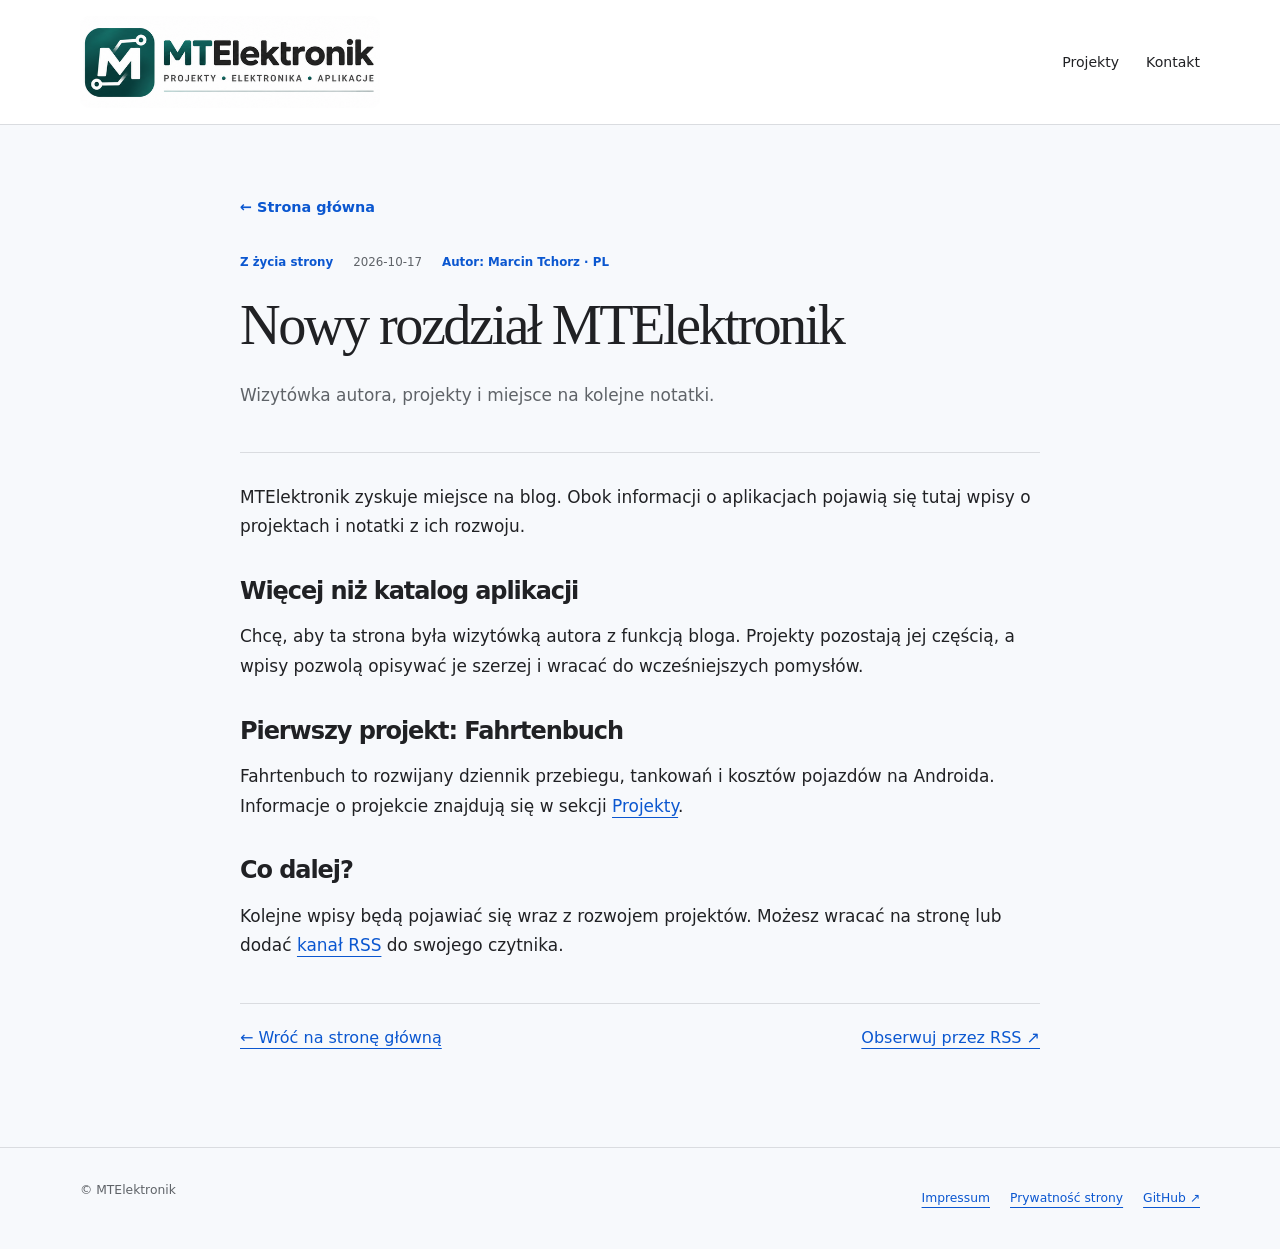
<file: blog/nowy-rozdzial.html>
<!doctype html>
<html lang="pl"><head><meta charset="utf-8"><meta name="viewport" content="width=device-width,initial-scale=1"><meta name="description" content="Wizytówka autora, projekty i miejsce na kolejne notatki."><meta name="theme-color" content="#f7f9fc"><title>Nowy rozdział MTElektronik — MTElektronik</title><meta property="og:type" content="article"><meta property="og:title" content="Nowy rozdział MTElektronik — MTElektronik"><meta property="og:description" content="Wizytówka autora, projekty i miejsce na kolejne notatki."><meta property="og:url" content="https://mtelektronik.github.io/blog/nowy-rozdzial.html"><meta property="og:image" content="https://mtelektronik.github.io/assets/social-card.png"><meta name="twitter:card" content="summary_large_image"><link rel="canonical" href="https://mtelektronik.github.io/blog/nowy-rozdzial.html"><link rel="alternate" type="application/rss+xml" title="MTElektronik — blog" href="../feed.xml"><link rel="icon" href="../assets/favicon-mtelektronik.png" type="image/png"><link rel="apple-touch-icon" href="../assets/favicon-mtelektronik.png"><link rel="stylesheet" href="../assets/style.css"></head>
<body><a class="skip" href="#main">Przejdź do treści</a><header class="header"><div class="wrap nav"><a class="brand" href="../index.html"><img class="brand-logo" src="../assets/logo-mtelektronik.png" width="552" height="171" alt="MTElektronik"></a><nav aria-label="Nawigacja główna"><a href="../index.html#projects">Projekty</a><a href="../index.html#contact">Kontakt</a></nav></div></header>
<main id="main" class="wrap article"><article><header class="article-header"><a class="text-link" href="../index.html">← Strona główna</a><div class="post-meta"><span>Z życia strony</span><time datetime="2026-10-17">2026-10-17</time><span>Autor: Marcin Tchorz · PL</span></div><h1>Nowy rozdział MTElektronik</h1><p class="lead">Wizytówka autora, projekty i miejsce na kolejne notatki.</p></header><div class="article-body"><p>MTElektronik zyskuje miejsce na blog. Obok informacji o aplikacjach pojawią się tutaj wpisy o projektach i notatki z ich rozwoju.</p>
<h2>Więcej niż katalog aplikacji</h2>
<p>Chcę, aby ta strona była wizytówką autora z funkcją bloga. Projekty pozostają jej częścią, a wpisy pozwolą opisywać je szerzej i wracać do wcześniejszych pomysłów.</p>
<h2>Pierwszy projekt: Fahrtenbuch</h2>
<p>Fahrtenbuch to rozwijany dziennik przebiegu, tankowań i kosztów pojazdów na Androida. Informacje o projekcie znajdują się w sekcji <a href="/#projects">Projekty</a>.</p>
<h2>Co dalej?</h2>
<p>Kolejne wpisy będą pojawiać się wraz z rozwojem projektów. Możesz wracać na stronę lub dodać <a href="/feed.xml">kanał RSS</a> do swojego czytnika.</p></div><footer class="article-footer"><a href="../index.html">← Wróć na stronę główną</a><a href="../feed.xml">Obserwuj przez RSS ↗</a></footer></article></main>
<footer class="footer"><div class="wrap foot"><span>© MTElektronik</span><div><a href="../impressum.html">Impressum</a><a href="../privacy.html">Prywatność strony</a><a href="https://github.com/mtelektronik">GitHub ↗</a></div></div></footer></body></html>
</file>
<file: assets/style.css>
:root{color-scheme:light dark;--bg:#f7f9fc;--panel:#ffffff;--text:#202124;--muted:#5f6368;--line:#dadce0;--accent:#0b57d0;--soft:#e8f0fe;--warn:#fef7e0;--warnline:#b88713}
*{box-sizing:border-box}html{scroll-behavior:smooth;scroll-padding-top:24px}body{margin:0;background:var(--bg);color:var(--text);font:16px/1.75 system-ui,-apple-system,"Segoe UI",sans-serif}a{color:var(--accent);text-underline-offset:5px}a:hover{text-decoration-thickness:2px}a:focus-visible,select:focus-visible{outline:3px solid var(--accent);outline-offset:5px}svg{display:block}.wrap{width:min(1120px,calc(100% - 64px));margin-inline:auto}.header{border-bottom:1px solid var(--line)}.nav{min-height:100px;display:flex;align-items:center;gap:28px;justify-content:space-between}.brand{display:flex;align-items:center;gap:12px;color:var(--text);font-size:1.18rem;font-weight:800;letter-spacing:-.04em;text-decoration:none;white-space:nowrap;line-height:1.25}.mark{display:grid;place-items:center;background:var(--accent);color:#fff;border-radius:10px;width:42px;height:44px;font-size:1.55rem}.brand-caption{display:block;margin-top:6px;font-size:.58rem;font-weight:650;letter-spacing:.17em;color:var(--muted)}.nav nav{display:flex;gap:27px}.nav nav a{display:flex;align-items:center;min-height:44px;color:var(--text);text-decoration:none;font-size:.88rem}.nav nav a:hover{color:var(--accent);text-decoration:underline}.language select{background:var(--panel);color:var(--text);border:1px solid var(--line);border-radius:6px;min-height:44px;padding:7px;font:inherit;font-size:.83rem}.hero{padding-block:92px 94px;display:grid;grid-template-columns:minmax(0,1.8fr) minmax(260px,1fr);gap:72px;align-items:center}.eyebrow{font-size:.7rem;letter-spacing:.17em;font-weight:750;color:var(--accent);margin:0 0 18px}h1,h2,h3{line-height:1.14;letter-spacing:-.045em;text-wrap:balance}h1{font-family:Georgia,"Times New Roman",serif;font-weight:500;font-size:clamp(2.65rem,5.2vw,4.6rem);margin:20px 0 24px}h2{font-size:clamp(1.8rem,3vw,2.45rem);font-weight:650;margin:0}h3{font-size:1.7rem;font-weight:650;margin:14px 0}.lead{font-size:1.06rem;color:var(--muted);max-width:590px}.hero-actions{display:flex;align-items:center;flex-wrap:wrap;gap:22px;margin-top:30px}.button{display:inline-flex;align-items:center;justify-content:center;min-height:48px;background:var(--accent);color:#fff;border:1px solid var(--accent);border-radius:6px;padding:11px 19px;text-decoration:none;font-size:.88rem;font-weight:650}.button:hover{filter:brightness(1.12)}.text-link{font-weight:650;font-size:.9rem;text-decoration:none;display:inline-block;padding-block:8px}.text-link:hover{text-decoration:underline}.hero-note{background:var(--soft);padding:27px 29px;border:1px solid var(--line);border-radius:8px;transform:rotate(1deg)}.note-top{display:flex;justify-content:space-between;align-items:baseline;gap:10px}.note-top .eyebrow{font-size:.64rem}.note-number{color:var(--muted);font:italic 1rem Georgia,serif}.note-symbol{color:var(--accent);padding:7px 16px 24px}.note-symbol svg{width:100%;height:145px}.note-kicker{font-size:.64rem;letter-spacing:.13em;font-weight:700;color:var(--muted);margin:8px 0}.hero-note h2{font-size:1.8rem}.hero-note>p:not(.note-kicker){font-size:.9rem;line-height:1.6;color:var(--muted);margin-bottom:5px}.section{padding-block:62px;border-top:1px solid var(--line)}.sectionhead{display:flex;align-items:center;justify-content:space-between;gap:24px}.sectionhead .eyebrow{margin-bottom:12px}.section-intro{color:var(--muted);max-width:690px;margin:22px 0 34px}.rss-link{font-size:.83rem}.post-list{border-top:1px solid var(--line)}.post-card{padding:28px 0 14px;max-width:820px}.post-card+.post-card{margin-top:16px;border-top:1px solid var(--line)}.post-meta{display:flex;gap:20px;flex-wrap:wrap;font-size:.74rem;color:var(--muted)}.post-meta>span{color:var(--accent);font-weight:650}.post-card h3{font-family:Georgia,"Times New Roman",serif;font-weight:500;font-size:1.9rem}.post-card h3 a{color:var(--text);text-decoration:none}.post-card h3 a:hover{text-decoration:underline}.post-card p{color:var(--muted);margin-bottom:3px}.section-index{font:italic 2rem Georgia,serif;color:var(--muted)}.appcard{display:grid;grid-template-columns:150px minmax(0,1fr);gap:42px;background:var(--panel);border:1px solid var(--line);border-radius:8px;padding:36px;margin-top:30px}.project-label{border-right:1px solid var(--line);padding-right:32px}.appicon{width:94px;height:94px;border-radius:20px;background:var(--soft);color:var(--accent);display:grid;place-items:center}.appicon svg{width:60px}.project-platform{display:block;font-size:.63rem;letter-spacing:.15em;color:var(--muted);margin-top:18px}.pill{display:inline-block;font-size:.72rem;color:var(--accent);background:var(--soft);padding:3px 10px;border-radius:4px;font-weight:650}.appcard p,.two p{color:var(--muted)}.features{display:grid;grid-template-columns:repeat(2,minmax(0,1fr));gap:8px 28px;padding-left:20px;font-size:.92rem}.subtle{font-size:.84rem;color:var(--muted)}.two{display:grid;grid-template-columns:1fr 1.6fr;gap:64px}.two p:first-child{margin-top:0}.two .about-lead{font-family:Georgia,"Times New Roman",serif;font-size:1.6rem;line-height:1.45;color:var(--text)}.secondary{background:transparent;color:var(--accent);margin-top:10px}.notice,.warning{padding:15px 18px;border-radius:6px;border:1px solid var(--warnline);background:var(--warn);color:#69440d}.footer{margin-top:15px;border-top:1px solid var(--line);padding:32px 0;color:var(--muted);font-size:.77rem}.foot{display:flex;justify-content:space-between;gap:24px;flex-wrap:wrap}.footer-caption{display:block;margin-top:6px;font-size:.7rem}.foot>div{display:flex;flex-wrap:wrap;align-items:center;gap:6px 20px}.foot a{padding-block:8px}.legal,.article{max-width:800px;min-height:65vh;padding-block:62px 80px}.legal h1,.article h1{font-size:clamp(2.1rem,4.4vw,3.6rem)}.legal h2,.article h2{font-size:1.5rem;margin-top:36px}.legal p,.article p{overflow-wrap:anywhere}.article-header{border-bottom:1px solid var(--line);padding-bottom:24px;margin-bottom:30px}.article-header .post-meta{margin-top:24px}.article-body{font-size:1.06rem}.article-footer{border-top:1px solid var(--line);margin-top:42px;padding-top:20px;display:flex;gap:24px;justify-content:space-between;flex-wrap:wrap}.skip{position:absolute;left:-9999px}.skip:focus{left:12px;top:12px;background:var(--panel);padding:10px;z-index:5}.sr-only{position:absolute;width:1px;height:1px;overflow:hidden;clip:rect(0,0,0,0)}
@media(prefers-color-scheme:dark){:root{--bg:#17191c;--panel:#202124;--text:#e8eaed;--muted:#bdc1c6;--line:#45484d;--accent:#a8c7fa;--soft:#24344d;--warn:#3c321b;--warnline:#b88713}.button,.mark{background:#a8c7fa;color:#062e6f}.secondary{background:transparent;color:var(--accent)}.notice,.warning{color:#ffe0a6}}
@media(max-width:900px){.hero{gap:35px}.nav{gap:18px}.nav nav{gap:17px}.hero-note{padding:24px}.two{gap:36px}}
@media(max-width:680px){.wrap{width:calc(100% - 36px)}.nav{flex-wrap:wrap;padding-block:18px;gap:16px;min-height:0}.nav nav{order:3;width:100%;justify-content:space-between;gap:8px}.nav nav a{font-size:.83rem}.hero{grid-template-columns:minmax(0,1fr);padding-block:48px;gap:32px}h1{font-size:clamp(2.5rem,10.5vw,3.8rem)}.hero-note{transform:none;padding:24px}.note-symbol{display:none}.note-top{margin-bottom:12px}.hero-note h2{font-size:1.55rem}.section{padding-block:42px}.sectionhead{flex-wrap:wrap;gap:16px}.appcard{grid-template-columns:minmax(0,1fr);padding:24px;gap:20px}.project-label{border-right:0;display:flex;align-items:center;gap:16px;padding:0}.project-platform{margin:0}.appicon{width:70px;height:70px;border-radius:14px}.appicon svg{width:48px}.features{grid-template-columns:1fr}.two{grid-template-columns:minmax(0,1fr);gap:24px}.footer{margin-top:0}.legal,.article{padding-block:36px 48px}.hero-actions{gap:10px 20px}.foot>div{gap:4px 16px}}
@media(prefers-reduced-motion:reduce){html{scroll-behavior:auto}*,*::before,*::after{animation:none!important;transition:none!important}}

.contact-email a{font-size:clamp(.95rem,3.7vw,1.35rem);overflow-wrap:anywhere}.contact-email{margin-block:20px 10px}

.project-gallery{margin-top:36px}.gallery-heading{max-width:760px}.gallery-heading h3{font-size:1.35rem;letter-spacing:-.025em}.screenshots{display:grid;grid-template-columns:repeat(3,minmax(0,1fr));gap:24px;align-items:start;margin-top:24px}.screenshots figure,.report-preview figure{margin:0;min-width:0}.screenshots figure>a{display:block;border-radius:12px;overflow:hidden;background:#111217;border:1px solid var(--line)}.screenshots img{display:block;width:100%;height:auto}.screenshots figcaption,.report-preview figcaption{font-size:.8rem;color:var(--muted);line-height:1.6;margin-top:12px}.report-preview{margin-top:28px;padding:18px 20px;border:1px solid var(--line);border-radius:8px;background:var(--panel)}.report-preview summary{cursor:pointer;color:var(--accent);font-size:.9rem;font-weight:650;min-height:28px}.report-preview summary:focus-visible{outline:3px solid var(--accent);outline-offset:5px}.report-preview figure{margin-top:20px}.report-preview img{display:block;width:100%;height:auto;border:1px solid var(--line)}
@media(max-width:680px){.screenshots{grid-template-columns:repeat(2,minmax(0,1fr));gap:24px 16px}.screenshots figure:last-child{grid-column:1/-1;width:calc((100% - 16px)/2);justify-self:center}.report-preview{padding:16px}.screenshots figcaption{font-size:.75rem}}
@media(max-width:380px){.screenshots{grid-template-columns:minmax(0,1fr)}.screenshots figure,.screenshots figure:last-child{width:100%;max-width:280px;justify-self:center;grid-column:auto}}

.release-note{border-left:3px solid var(--accent);background:var(--soft);padding:14px 18px;font-size:.9rem}.appcard .release-note{color:var(--text)}.manual-callout{margin-top:28px;padding:28px;border:1px solid var(--line);border-radius:8px;background:var(--panel);display:grid;grid-template-columns:minmax(0,1fr) auto;gap:32px;align-items:center}.manual-callout .eyebrow{margin-bottom:10px}.manual-callout h3{font-size:1.35rem;margin-top:0}.manual-callout p:not(.eyebrow){font-size:.9rem;color:var(--muted);margin-bottom:0}.manual-actions{display:flex;flex-direction:column;align-items:flex-start;gap:8px}.manual-toc{padding:24px;border:1px solid var(--line);background:var(--panel);border-radius:8px;margin-bottom:36px}.manual-toc h2{font-size:1.3rem;margin-top:0}.manual-toc ol{padding-left:22px;margin-bottom:0}.manual-toc a{display:inline-block;padding-block:3px;font-size:.92rem}.table-scroll{max-width:100%;overflow-x:auto;margin-block:24px;border:1px solid var(--line);border-radius:6px}.table-scroll:focus-visible{outline:3px solid var(--accent);outline-offset:4px}.manual table{border-collapse:collapse;width:100%;font-size:.88rem;min-width:480px}.manual th,.manual td{border-bottom:1px solid var(--line);padding:12px;text-align:left;vertical-align:top}.manual th{background:var(--soft)}.manual tr:last-child td{border-bottom:0}.manual code{background:var(--soft);padding:2px 5px;border-radius:3px;font-size:.9em}.manual .article-body h2{scroll-margin-top:24px}.manual .article-body h3{font-size:1.2rem;margin-top:30px;letter-spacing:-.02em}.manual .article-body li+li{margin-top:7px}
@media(max-width:900px){.manual-callout{grid-template-columns:minmax(0,1fr);gap:22px}.manual-actions{flex-direction:row;align-items:center;flex-wrap:wrap;gap:10px 20px}}
@media(max-width:680px){.manual-callout,.manual-toc{padding:20px}}
/* Discreet footer counter: plain text, no badge or animation. */
.visitor-counter{flex-basis:100%;font-size:.72rem;color:var(--muted);font-variant-numeric:tabular-nums}

.appcard .release-note strong{display:block;margin-bottom:6px}.appcard .release-note p{margin:0;color:inherit}.appcard .release-note a{font-weight:650;overflow-wrap:anywhere}

/* Cool neutral surfaces and blue accents inspired by Google Play Console. */
.header{background:var(--panel)}.hero-note{background:var(--panel);border-radius:18px;transform:none}.appcard,.manual-callout,.report-preview,.manual-toc{border-radius:18px}.pill{border-radius:20px;background:var(--soft)}.button{border-radius:24px}.visitor-counter{font-size:.82rem;line-height:1.6}.visitor-counter[data-snapshot]{color:var(--muted)}

/* Supplied MTElektronik branding, preserved as original PNG assets. */
.brand{max-width:calc(100% - 74px);flex-shrink:1}.brand-logo{display:block;width:300px;max-width:100%;height:auto;background:#fff;border-radius:10px}.nav{min-height:124px;padding-block:12px}@media(max-width:900px){.brand-logo{width:260px}}@media(max-width:680px){.brand-logo{width:250px}.nav{min-height:0;padding-block:16px}}
</file>
